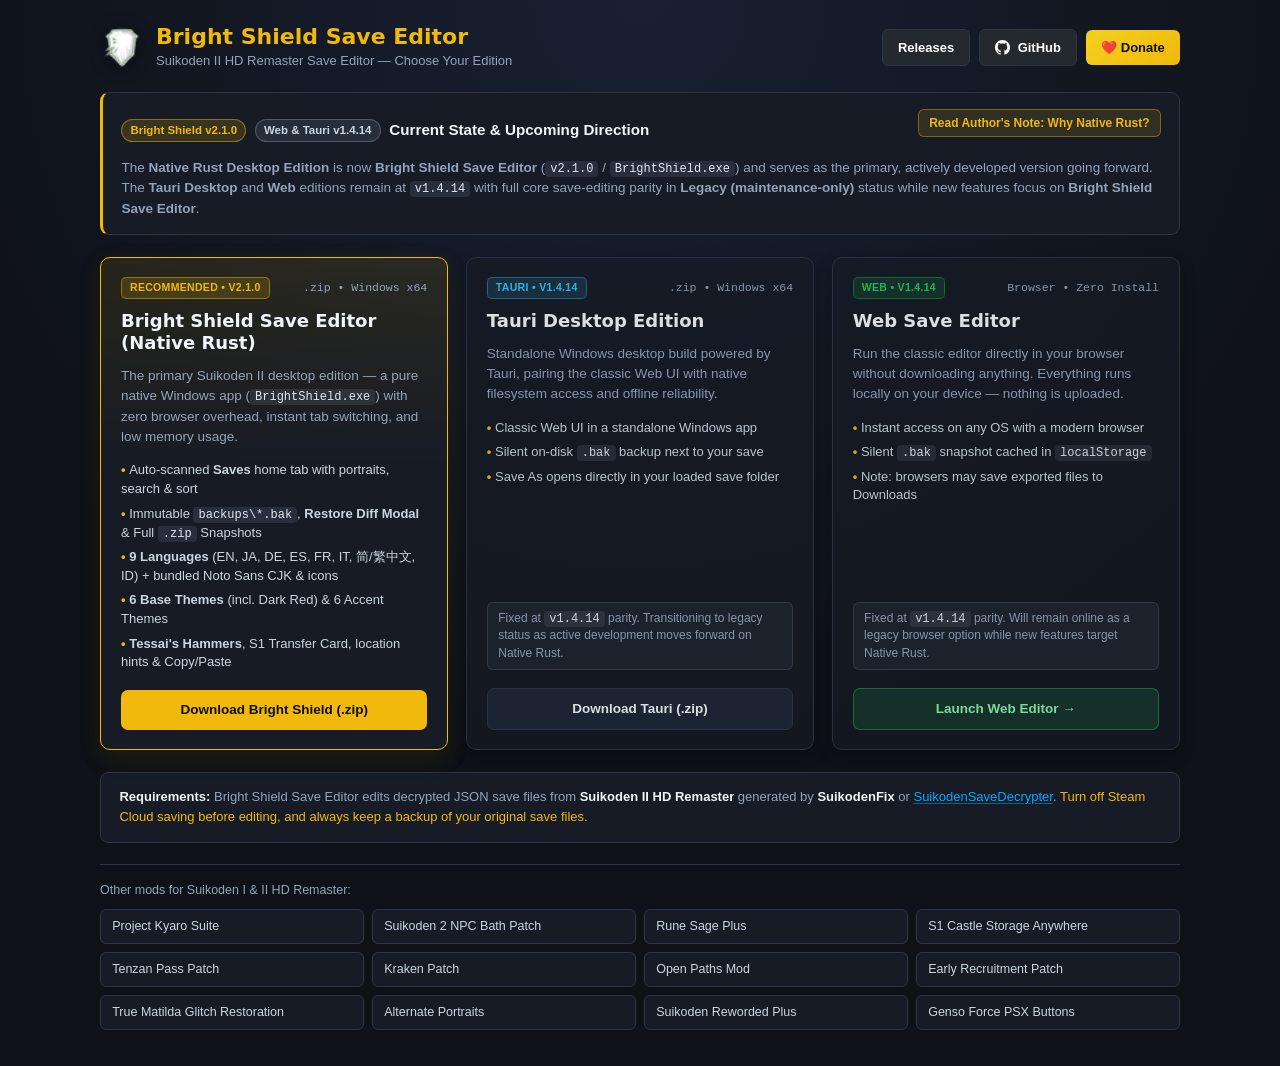
<file: index.html>
<!doctype html>
<html lang="en" data-theme="dark">

<head>
  <meta charset="UTF-8" />
  <link rel="icon" type="image/png" href="./public/favicon.png" />
  <link rel="icon" type="image/x-icon" href="./public/favicon.ico" />
  <link rel="apple-touch-icon" href="./public/icon.png" />
  <meta name="viewport" content="width=device-width, initial-scale=1.0" />

  <!-- Primary Meta Tags -->
  <title>Bright Shield Save Editor — Suikoden II HD Remaster Save Editor</title>
  <meta name="title" content="Bright Shield Save Editor — Suikoden II HD Remaster Save Editor" />
  <meta name="description" content="Choose your edition of Bright Shield Save Editor for Suikoden II HD Remaster: Native Rust Desktop (BrightShield.exe), Tauri Desktop, or Instant Web Editor." />
  <meta name="keywords" content="Suikoden 2, Suikoden II, HD Remaster, save editor, Bright Shield Save Editor, BrightShield, JSON editor, game save, character editor, SuikodenFix" />
  <meta name="author" content="faospark" />
  <meta name="robots" content="index, follow" />
  <link rel="canonical" href="https://faospark.github.io/suisaveeditor/" />

  <!-- Open Graph / Facebook -->
  <meta property="og:type" content="website" />
  <meta property="og:url" content="https://faospark.github.io/suisaveeditor/" />
  <meta property="og:title" content="Bright Shield Save Editor — Suikoden II HD Remaster Save Editor" />
  <meta property="og:description" content="Choose your edition of Bright Shield Save Editor for Suikoden II HD Remaster: Native Rust Desktop (BrightShield.exe), Tauri Desktop, or Instant Web Editor." />
  <meta property="og:image" content="https://faospark.github.io/suisaveeditor/image/preview.png" />
  <meta property="og:site_name" content="Bright Shield Save Editor" />

  <!-- Twitter -->
  <meta property="twitter:card" content="summary_large_image" />
  <meta property="twitter:url" content="https://faospark.github.io/suisaveeditor/" />
  <meta property="twitter:title" content="Bright Shield Save Editor — Suikoden II HD Remaster Save Editor" />
  <meta property="twitter:description" content="Choose your edition of Bright Shield Save Editor for Suikoden II HD Remaster: Native Rust Desktop (BrightShield.exe), Tauri Desktop, or Instant Web Editor." />
  <meta property="twitter:image" content="https://faospark.github.io/suisaveeditor/image/preview.png" />

  <link rel="stylesheet" href="./css/pico.css">
  <style>
    :root {
      --bg-base: #0e1117;
      --bg-surface: #161b26;
      --bg-elevated: #1e2536;
      --border-subtle: #2c3548;
      --border-gold: #b88f29;
      --accent-gold: #f0b90b;
      --accent-cyan: #38bdf8;
      --accent-green: #22c55e;
      --text-primary: #f1f5f9;
      --text-muted: #94a3b8;
    }

    html {
      font-size: 16px;
    }

    body {
      background: radial-gradient(circle at top center, #182032 0%, var(--bg-base) 60%);
      color: var(--text-primary);
      min-height: 100vh;
      font-size: 14px;
      line-height: 1.5;
      font-family: -apple-system, BlinkMacSystemFont, "Segoe UI", Roboto, sans-serif;
    }

    code {
      padding: 1px 5px;
      font-size: 12px;
      border-radius: 4px;
      background: rgba(148, 163, 184, 0.14);
      color: #e2e8f0;
    }

    .landing-wrap {
      max-width: 1120px;
      margin: 0 auto;
      padding: 1.5rem 1.25rem 2.25rem;
    }

    .top-nav {
      display: flex;
      justify-content: space-between;
      align-items: center;
      flex-wrap: wrap;
      gap: 0.85rem;
      margin-bottom: 1.35rem;
    }

    .brand {
      display: flex;
      align-items: center;
      gap: 0.75rem;
    }

    .brand img {
      width: 44px;
      height: 44px;
      border-radius: 9px;
      filter: drop-shadow(0 2px 8px rgba(0, 0, 0, 0.5));
    }

    .brand-title {
      margin: 0;
      font-size: 22px;
      font-weight: 700;
      color: var(--accent-gold);
      line-height: 1.15;
    }

    .brand-sub {
      margin: 2px 0 0;
      font-size: 13px;
      color: var(--text-muted);
    }

    .nav-actions {
      display: flex;
      gap: 0.55rem;
      align-items: center;
    }

    .nav-btn {
      display: inline-flex;
      align-items: center;
      gap: 0.45rem;
      padding: 0.48rem 0.95rem;
      border-radius: 6px;
      font-size: 13px;
      font-weight: 600;
      text-decoration: none;
      transition: transform 0.15s ease, box-shadow 0.15s ease;
      white-space: nowrap;
    }

    .nav-btn:hover {
      transform: translateY(-1px);
    }

    .nav-btn-gh {
      background: #24292e;
      color: #fff;
      border: 1px solid var(--border-subtle);
    }

    .nav-btn-donate {
      background: linear-gradient(135deg, #f5d020 0%, #f0b90b 100%);
      color: #0b0e14;
      font-weight: 700;
    }

    .status-banner {
      background: var(--bg-surface);
      border: 1px solid var(--border-subtle);
      border-left: 3px solid var(--accent-gold);
      border-radius: 9px;
      padding: 0.95rem 1.15rem;
      margin-bottom: 1.35rem;
    }

    .status-banner-head {
      display: flex;
      align-items: center;
      flex-wrap: wrap;
      gap: 0.55rem;
      margin-bottom: 0.35rem;
    }

    .note-trigger-btn {
      margin-left: auto;
      display: inline-flex;
      align-items: center;
      gap: 0.35rem;
      padding: 4px 10px;
      border-radius: 6px;
      font-size: 12px;
      font-weight: 600;
      background: rgba(240, 185, 11, 0.12);
      color: var(--accent-gold);
      border: 1px solid rgba(240, 185, 11, 0.4);
      cursor: pointer;
      transition: background 0.15s ease, transform 0.15s ease;
    }

    .note-trigger-btn:hover {
      background: rgba(240, 185, 11, 0.22);
      transform: translateY(-1px);
    }

    dialog.author-modal {
      padding: 1.25rem;
      margin: 0;
      border: none;
      border-radius: 0;
      background: rgba(6, 9, 15, 0.72);
      backdrop-filter: blur(4px);
      color: var(--text-primary);
      width: 100vw;
      height: 100vh;
      max-width: 100vw;
      max-height: 100vh;
      align-items: center;
      justify-content: center;
    }

    dialog.author-modal[open] {
      display: flex;
    }

    dialog.author-modal::backdrop {
      background: transparent;
    }

    .author-modal-inner {
      display: flex;
      flex-direction: column;
      width: 100%;
      max-width: 640px;
      max-height: 82vh;
      background: var(--bg-surface);
      border: 1.5px solid var(--border-gold);
      border-radius: 12px;
      overflow: hidden;
      box-shadow: 0 20px 55px rgba(0, 0, 0, 0.75);
    }

    .author-modal-header {
      display: flex;
      align-items: center;
      justify-content: space-between;
      gap: 1rem;
      padding: 1rem 1.25rem;
      border-bottom: 1px solid var(--border-subtle);
      background: var(--bg-elevated);
    }

    .author-modal-header h3 {
      margin: 0;
      font-size: 16px;
      color: var(--accent-gold);
    }

    .author-modal-close {
      background: transparent;
      border: 1px solid var(--border-subtle);
      color: var(--text-muted);
      border-radius: 6px;
      padding: 2px 9px;
      font-size: 16px;
      line-height: 1.2;
      cursor: pointer;
      margin: 0;
      width: auto;
    }

    .author-modal-close:hover {
      color: var(--text-primary);
      border-color: var(--border-gold);
    }

    .author-modal-body {
      padding: 1.2rem 1.35rem;
      overflow-y: auto;
      display: flex;
      flex-direction: column;
      gap: 0.85rem;
      font-size: 13.5px;
      line-height: 1.6;
      color: #cbd5e1;
    }

    .author-modal-body p {
      margin: 0;
      color: #cbd5e1;
    }

    .author-modal-body h4 {
      margin: 0.35rem 0 -0.35rem;
      font-size: 14px;
      color: var(--text-primary);
    }

    .author-modal-footer {
      display: flex;
      justify-content: space-between;
      align-items: center;
      padding: 0.85rem 1.25rem;
      border-top: 1px solid var(--border-subtle);
      background: var(--bg-elevated);
      font-size: 12px;
      color: var(--text-muted);
    }

    .author-modal-done {
      background: var(--accent-gold);
      color: #0b0e14;
      border: none;
      border-radius: 6px;
      padding: 6px 16px;
      font-size: 13px;
      font-weight: 700;
      cursor: pointer;
      margin: 0;
      width: auto;
    }

    .version-pill {
      display: inline-block;
      padding: 2px 8px;
      border-radius: 999px;
      font-size: 11.5px;
      font-weight: 700;
      background: rgba(240, 185, 11, 0.16);
      color: var(--accent-gold);
      border: 1px solid rgba(240, 185, 11, 0.45);
    }

    .status-banner p {
      margin: 0;
      font-size: 13.5px;
      color: var(--text-muted);
      line-height: 1.5;
    }

    .editions-grid {
      display: grid;
      grid-template-columns: repeat(3, minmax(0, 1fr));
      gap: 1.1rem;
      margin-bottom: 1.35rem;
    }

    @media (max-width: 920px) {
      .editions-grid {
        grid-template-columns: 1fr;
      }
    }

    .edition-card {
      background: var(--bg-surface);
      border: 1px solid var(--border-subtle);
      border-radius: 10px;
      padding: 1.2rem 1.25rem;
      margin: 0;
      display: flex;
      flex-direction: column;
      gap: 0.7rem;
      box-shadow: 0 6px 18px rgba(0, 0, 0, 0.28);
      transition: border-color 0.2s ease, transform 0.15s ease;
    }

    .edition-card:hover {
      border-color: rgba(240, 185, 11, 0.55);
      transform: translateY(-2px);
    }

    .edition-card.featured {
      border: 1.5px solid var(--accent-gold);
      background: linear-gradient(180deg, rgba(240, 185, 11, 0.10) 0%, var(--bg-surface) 45%);
      box-shadow: 0 8px 24px rgba(240, 185, 11, 0.10), 0 6px 18px rgba(0, 0, 0, 0.35);
    }

    .edition-card.legacy {
      opacity: 0.9;
      border-color: var(--border-subtle);
      background: rgba(22, 27, 38, 0.78);
    }

    .edition-card.legacy:hover {
      opacity: 1;
    }

    .legacy-note {
      font-size: 12px;
      color: var(--text-muted);
      background: rgba(148, 163, 184, 0.08);
      border: 1px solid rgba(148, 163, 184, 0.2);
      border-radius: 6px;
      padding: 0.45rem 0.65rem;
      margin: 0;
      line-height: 1.45;
    }

    .edition-badges {
      display: flex;
      align-items: center;
      justify-content: space-between;
      gap: 0.4rem;
    }

    .badge {
      display: inline-block;
      font-size: 10.5px;
      font-weight: 700;
      letter-spacing: 0.03em;
      text-transform: uppercase;
      padding: 2px 8px;
      border-radius: 5px;
      white-space: nowrap;
    }

    .badge-gold {
      background: rgba(240, 185, 11, 0.16);
      color: var(--accent-gold);
      border: 1px solid rgba(240, 185, 11, 0.45);
    }

    .badge-cyan {
      background: rgba(56, 189, 248, 0.14);
      color: var(--accent-cyan);
      border: 1px solid rgba(56, 189, 248, 0.4);
    }

    .badge-green {
      background: rgba(34, 197, 94, 0.14);
      color: var(--accent-green);
      border: 1px solid rgba(34, 197, 94, 0.4);
    }

    .edition-format {
      font-size: 11.5px;
      color: var(--text-muted);
      font-family: ui-monospace, SFMono-Regular, Consolas, monospace;
      white-space: nowrap;
    }

    .edition-card h2 {
      margin: 0;
      font-size: 18px;
      font-weight: 700;
      color: var(--text-primary);
      line-height: 1.25;
    }

    .edition-desc {
      margin: 0;
      font-size: 13.5px;
      color: var(--text-muted);
      line-height: 1.5;
    }

    ul.feature-list {
      list-style: none !important;
      padding: 0;
      margin: 0.2rem 0 auto;
      display: flex;
      flex-direction: column;
      gap: 0.35rem;
      font-size: 13px;
      color: #cbd5e1;
    }

    ul.feature-list li {
      list-style: none !important;
      margin: 0;
      padding: 0;
      line-height: 1.45;
    }

    ul.feature-list li::before {
      content: "• ";
      color: var(--accent-gold);
      font-weight: 700;
    }

    .card-cta {
      display: block;
      text-align: center;
      padding: 0.62rem 0.95rem;
      border-radius: 7px;
      font-weight: 700;
      font-size: 13.5px;
      text-decoration: none;
      margin-top: 0.4rem;
      transition: filter 0.15s ease, transform 0.15s ease;
    }

    .card-cta:hover {
      filter: brightness(1.08);
      transform: translateY(-1px);
    }

    .cta-primary {
      background: var(--accent-gold);
      color: #0b0e14;
    }

    .cta-secondary {
      background: var(--bg-elevated);
      color: var(--text-primary);
      border: 1px solid var(--border-subtle);
    }

    .cta-web {
      background: rgba(34, 197, 94, 0.16);
      color: #86efac;
      border: 1px solid rgba(34, 197, 94, 0.45);
    }

    .info-box {
      background: var(--bg-surface);
      border: 1px solid var(--border-subtle);
      border-radius: 8px;
      padding: 0.9rem 1.15rem;
      margin-bottom: 1.35rem;
      font-size: 13px;
      color: var(--text-muted);
      line-height: 1.55;
    }

    .info-box strong {
      color: var(--text-primary);
    }

    .mods-footer {
      border-top: 1px solid var(--border-subtle);
      padding-top: 1rem;
      font-size: 12.5px;
      color: var(--text-muted);
    }

    ul.mods-grid {
      list-style: none !important;
      padding: 0;
      margin: 0.55rem 0 0;
      display: grid;
      grid-template-columns: repeat(auto-fill, minmax(220px, 1fr));
      gap: 0.5rem;
    }

    ul.mods-grid li {
      list-style: none !important;
      margin: 0;
    }

    ul.mods-grid a {
      display: block;
      padding: 0.45rem 0.7rem;
      background: var(--bg-surface);
      border: 1px solid var(--border-subtle);
      border-radius: 6px;
      color: #cbd5e1;
      text-decoration: none;
      font-size: 12.5px;
    }

    ul.mods-grid a:hover {
      border-color: var(--border-gold);
      color: var(--accent-gold);
    }
  </style>
</head>

<body>
  <main class="landing-wrap">
    <header class="top-nav">
      <div class="brand">
        <img src="./public/favicon.png" alt="Bright Shield Rune" width="48" height="48" />
        <div>
          <h1 class="brand-title">Bright Shield Save Editor</h1>
          <p class="brand-sub">Suikoden II HD Remaster Save Editor — Choose Your Edition</p>
        </div>
      </div>
      <div class="nav-actions">
        <a href="https://github.com/faospark/suisaveeditor/releases" target="_blank" rel="noopener noreferrer" class="nav-btn nav-btn-gh">
          Releases
        </a>
        <a href="https://github.com/faospark/suisaveeditor" target="_blank" rel="noopener noreferrer" class="nav-btn nav-btn-gh">
          <svg width="15" height="15" fill="currentColor" viewBox="0 0 16 16">
            <path d="M8 0C3.58 0 0 3.58 0 8c0 3.54 2.29 6.53 5.47 7.59.4.07.55-.17.55-.38 0-.19-.01-.82-.01-1.49-2.01.37-2.53-.49-2.69-.94-.09-.23-.48-.94-.82-1.13-.28-.15-.68-.52-.01-.53.63-.01 1.08.58 1.23.82.72 1.21 1.87.87 2.33.66.07-.52.28-.87.51-1.07-1.78-.2-3.64-.89-3.64-3.95 0-.87.31-1.59.82-2.15-.08-.2-.36-1.02.08-2.12 0 0 .67-.21 2.2.82.64-.18 1.32-.27 2-.27.68 0 1.36.09 2 .27 1.53-1.04 2.2-.82 2.2-.82.44 1.1.16 1.92.08 2.12.51.56.82 1.27.82 2.15 0 3.07-1.87 3.75-3.65 3.95.29.25.54.73.54 1.48 0 1.07-.01 1.93-.01 2.2 0 .21.15.46.55.38A8.013 8.013 0 0016 8c0-4.42-3.58-8-8-8z" />
          </svg>
          GitHub
        </a>
        <a href="https://paypal.me/thefaospark?country.x=PH&locale.x=en_US" target="_blank" rel="noopener noreferrer" class="nav-btn nav-btn-donate">
          ❤️ Donate
        </a>
      </div>
    </header>

    <section class="status-banner">
      <div class="status-banner-head">
        <span class="version-pill">Bright Shield v2.1.0</span>
        <span class="version-pill" style="background: rgba(148, 163, 184, 0.14); color: #cbd5e1; border-color: rgba(148, 163, 184, 0.35);">Web &amp; Tauri v1.4.14</span>
        <strong style="color: var(--text-primary); font-size: 0.95rem;">Current State &amp; Upcoming Direction</strong>
        <button type="button" id="open-author-note" class="note-trigger-btn">
          Read Author's Note: Why Native Rust?
        </button>
      </div>
      <p>
        The <strong>Native Rust Desktop Edition</strong> is now <strong>Bright Shield Save Editor</strong> (<code>v2.1.0</code> / <code>BrightShield.exe</code>) and serves as the primary, actively developed version going forward.
        The <strong>Tauri Desktop</strong> and <strong>Web</strong> editions remain at <code>v1.4.14</code> with full core save-editing parity in <strong>Legacy (maintenance-only)</strong> status while new features focus on <strong>Bright Shield Save Editor</strong>.
      </p>
    </section>

    <section class="editions-grid">
      <!-- Edition 1: Bright Shield Save Editor — Native Rust (Primary / Recommended) -->
      <article class="edition-card featured">
        <div class="edition-badges">
          <span class="badge badge-gold">Recommended • v2.1.0</span>
          <span class="edition-format">.zip • Windows x64</span>
        </div>
        <h2>Bright Shield Save Editor (Native Rust)</h2>
        <p class="edition-desc">
          The primary Suikoden II desktop edition — a pure native Windows app (<code>BrightShield.exe</code>) with zero browser overhead, instant tab switching, and low memory usage.
        </p>
        <ul class="feature-list">
          <li>Auto-scanned <strong>Saves</strong> home tab with portraits, search &amp; sort</li>
          <li>Immutable <code>backups\*.bak</code>, <strong>Restore Diff Modal</strong> &amp; Full <code>.zip</code> Snapshots</li>
          <li><strong>9 Languages</strong> (EN, JA, DE, ES, FR, IT, 简/繁中文, ID) + bundled Noto Sans CJK &amp; icons</li>
          <li><strong>6 Base Themes</strong> (incl. Dark Red) &amp; 6 Accent Themes</li>
          <li><strong>Tessai's Hammers</strong>, S1 Transfer Card, location hints &amp; Copy/Paste</li>
        </ul>
        <a href="https://github.com/faospark/suisaveeditor/releases/latest/download/BrightShield-win64.zip" class="card-cta cta-primary">
          Download Bright Shield (.zip)
        </a>
      </article>

      <!-- Edition 2: Tauri Desktop (Transitioning to Legacy) -->
      <article class="edition-card legacy">
        <div class="edition-badges">
          <span class="badge badge-cyan">Tauri • v1.4.14</span>
          <span class="edition-format">.zip • Windows x64</span>
        </div>
        <h2>Tauri Desktop Edition</h2>
        <p class="edition-desc">
          Standalone Windows desktop build powered by Tauri, pairing the classic Web UI with native filesystem access and offline reliability.
        </p>
        <ul class="feature-list">
          <li>Classic Web UI in a standalone Windows app</li>
          <li>Silent on-disk <code>.bak</code> backup next to your save</li>
          <li>Save As opens directly in your loaded save folder</li>
        </ul>
        <p class="legacy-note">
          Fixed at <code>v1.4.14</code> parity. Transitioning to legacy status as active development moves forward on Native Rust.
        </p>
        <a href="https://github.com/faospark/suisaveeditor/releases/latest/download/SuiSaveEditor-Tauri-win64.zip" class="card-cta cta-secondary">
          Download Tauri (.zip)
        </a>
      </article>

      <!-- Edition 3: Web Edition (Transitioning to Legacy) -->
      <article class="edition-card legacy">
        <div class="edition-badges">
          <span class="badge badge-green">Web • v1.4.14</span>
          <span class="edition-format">Browser • Zero Install</span>
        </div>
        <h2>Web Save Editor</h2>
        <p class="edition-desc">
          Run the classic editor directly in your browser without downloading anything. Everything runs locally on your device — nothing is uploaded.
        </p>
        <ul class="feature-list">
          <li>Instant access on any OS with a modern browser</li>
          <li>Silent <code>.bak</code> snapshot cached in <code>localStorage</code></li>
          <li>Note: browsers may save exported files to Downloads</li>
        </ul>
        <p class="legacy-note">
          Fixed at <code>v1.4.14</code> parity. Will remain online as a legacy browser option while new features target Native Rust.
        </p>
        <a href="./editor.html" class="card-cta cta-web">
          Launch Web Editor &rarr;
        </a>
      </article>
    </section>

    <section class="info-box">
      <strong>Requirements:</strong> Bright Shield Save Editor edits decrypted JSON save files from <strong>Suikoden II HD Remaster</strong> generated by <strong>SuikodenFix</strong> or <a href="https://github.com/d3xMachina/SuikodenSaveDecrypter" target="_blank" rel="noopener noreferrer">SuikodenSaveDecrypter</a>.
      <span style="color: var(--accent-gold);">Turn off Steam Cloud saving before editing, and always keep a backup of your original save files.</span>
    </section>

    <footer class="mods-footer">
      <div>Other mods for Suikoden I &amp; II HD Remaster:</div>
      <ul class="mods-grid">
        <li><a href="https://www.nexusmods.com/suikoden1and2hdremaster/mods/6" target="_blank" rel="noopener noreferrer">Project Kyaro Suite</a></li>
        <li><a href="https://www.nexusmods.com/suikoden1and2hdremaster/mods/44" target="_blank" rel="noopener noreferrer">Suikoden 2 NPC Bath Patch</a></li>
        <li><a href="https://www.nexusmods.com/suikoden1and2hdremaster/mods/38" target="_blank" rel="noopener noreferrer">Rune Sage Plus</a></li>
        <li><a href="https://www.nexusmods.com/suikoden1and2hdremaster/mods/37" target="_blank" rel="noopener noreferrer">S1 Castle Storage Anywhere</a></li>
        <li><a href="https://www.nexusmods.com/suikoden1and2hdremaster/mods/36" target="_blank" rel="noopener noreferrer">Tenzan Pass Patch</a></li>
        <li><a href="https://www.nexusmods.com/suikoden1and2hdremaster/mods/18" target="_blank" rel="noopener noreferrer">Kraken Patch</a></li>
        <li><a href="https://www.nexusmods.com/suikoden1and2hdremaster/mods/17" target="_blank" rel="noopener noreferrer">Open Paths Mod</a></li>
        <li><a href="https://www.nexusmods.com/suikoden1and2hdremaster/mods/16" target="_blank" rel="noopener noreferrer">Early Recruitment Patch</a></li>
        <li><a href="https://www.nexusmods.com/suikoden1and2hdremaster/mods/14" target="_blank" rel="noopener noreferrer">True Matilda Glitch Restoration</a></li>
        <li><a href="https://www.nexusmods.com/suikoden1and2hdremaster/mods/12" target="_blank" rel="noopener noreferrer">Alternate Portraits</a></li>
        <li><a href="https://www.nexusmods.com/suikoden1and2hdremaster/mods/5" target="_blank" rel="noopener noreferrer">Suikoden Reworded Plus</a></li>
        <li><a href="https://www.nexusmods.com/suikoden1and2hdremaster/mods/2" target="_blank" rel="noopener noreferrer">Genso Force PSX Buttons</a></li>
      </ul>
    </footer>
  </main>

  <dialog id="author-note-modal" class="author-modal">
    <div class="author-modal-inner">
      <div class="author-modal-header">
        <h3>Why Native Rust? — A Note from the Author</h3>
        <button type="button" id="close-author-note-x" class="author-modal-close" aria-label="Close">&times;</button>
      </div>
      <div class="author-modal-body">
        <p>
          I wanted to share a quick, honest explanation of why Bright Shield Save Editor is moving toward a <strong>Native Rust</strong> desktop app instead of staying purely web-based.
        </p>

        <h4>From Hand-Built Web Editor to Tauri</h4>
        <p>
          Almost the entire Web Save Editor was built by hand — the game research, the save-structure mapping, the manual coding, even picking the CSS framework. After accomplishing a lot with the web version, I packaged a <strong>Tauri</strong> desktop build to work around browser restrictions. While Tauri solved a few pain points, at the end of the day it is still the web editor wrapped in an executable — there are still native Windows capabilities that a web wrapper just isn't built for.
        </p>

        <h4>Moving to Native Rust (with Transparency About AI)</h4>
        <p>
          With AI assistance, I ported the editor into a pure <strong>Native Rust</strong> application. I want to be completely upfront about that: when you already know the domain and exactly what needs to be built, pairing Rust with AI assistance makes it possible to build fast, reliable native software at a pace that would otherwise take forever. If anyone wants to judge that, that's fine — what matters to me is delivering a genuinely better tool.
        </p>

        <h4>Reaching Maturity &amp; What's Next</h4>
        <p>
          A save editor doesn't grow forever — every project like this eventually reaches maturity and feature saturation, and Bright Shield Save Editor is getting close to that finish line. The remaining major features I want to build simply aren't practical in a browser:
        </p>
        <ul class="feature-list">
          <li><strong>Built-in native save decryption &amp; conversion</strong> — so you can edit saves directly without needing SuikodenFix or an external decrypter first.</li>
          <li><strong>Automatic game &amp; save folder detection</strong> on Windows — less manual hunting for files, smoother backups, and cleaner workflow.</li>
        </ul>
        <p>
          At the end of the day, this is the kind of tool you'll revisit whenever you start a fresh playthrough of Suikoden II. Before development wraps up, I want to leave you with a fast, polished, truly native Windows experience.
        </p>
        <p>
          Thank you for using and supporting Bright Shield Save Editor — I hope you appreciate it for what it is and enjoy the native edition!
        </p>
      </div>
      <div class="author-modal-footer">
        <span>— faospark</span>
        <button type="button" id="close-author-note-btn" class="author-modal-done">Close</button>
      </div>
    </div>
  </dialog>

  <script>
    const authorModal = document.getElementById('author-note-modal');
    const openAuthorBtn = document.getElementById('open-author-note');
    const closeAuthorX = document.getElementById('close-author-note-x');
    const closeAuthorBtn = document.getElementById('close-author-note-btn');

    if (authorModal && openAuthorBtn) {
      openAuthorBtn.addEventListener('click', () => authorModal.showModal());
      closeAuthorX?.addEventListener('click', () => authorModal.close());
      closeAuthorBtn?.addEventListener('click', () => authorModal.close());
      authorModal.addEventListener('click', (e) => {
        if (e.target === authorModal) authorModal.close();
      });
    }

    if ('serviceWorker' in navigator) {
      navigator.serviceWorker.getRegistrations().then((registrations) => {
        for (const registration of registrations) {
          registration.unregister();
        }
      });
      if ('caches' in window) {
        caches.keys().then((keys) => {
          for (const key of keys) {
            caches.delete(key);
          }
        });
      }
    }
  </script>
</body>

</html>
</file>
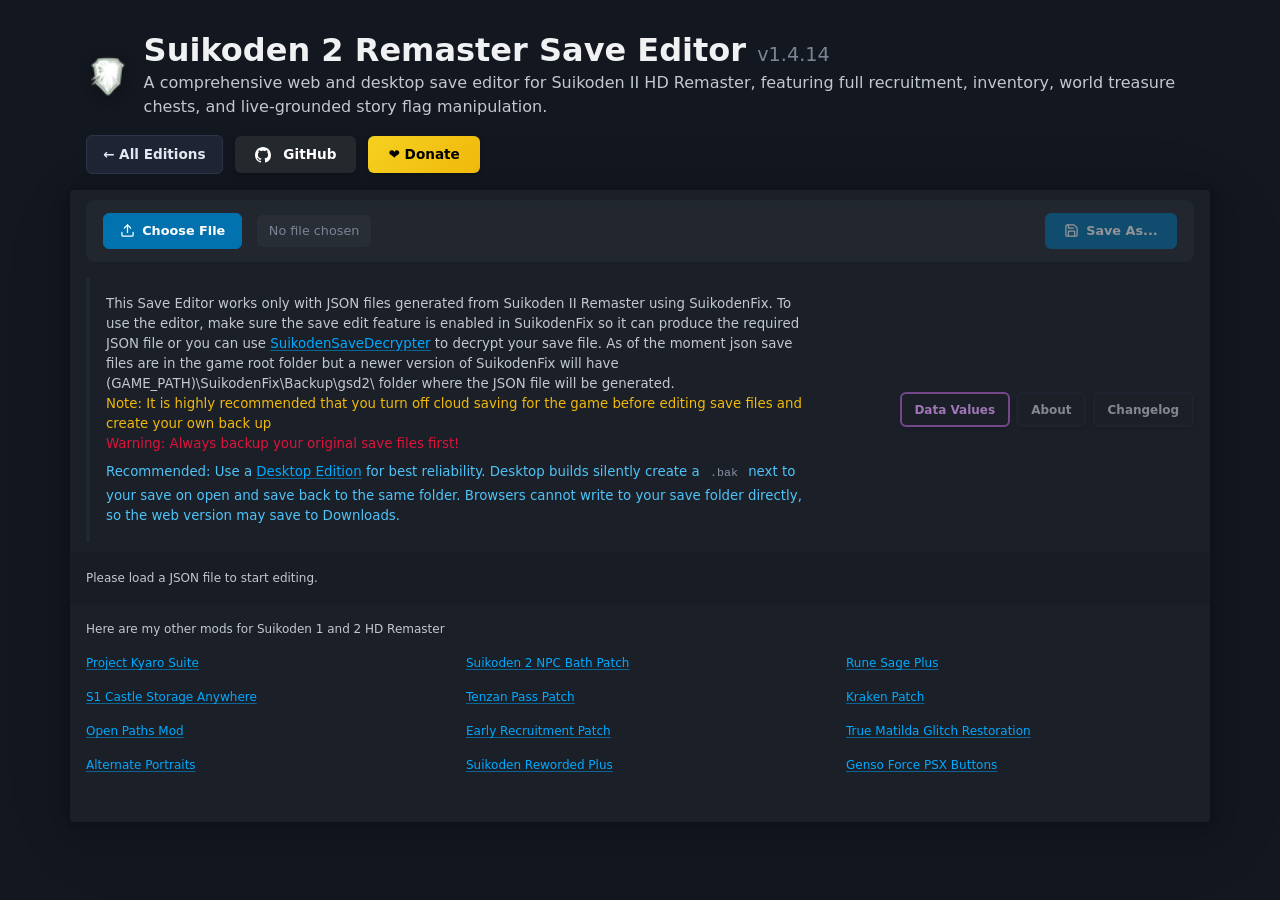
<file: editor.html>
<!doctype html>
<html lang="en" data-theme="dark">

<head>
  <meta charset="UTF-8" />
  <link rel="icon" type="image/png" href="./public/favicon.png" />
  <link rel="icon" type="image/x-icon" href="./public/favicon.ico" />
  <link rel="apple-touch-icon" href="./public/icon.png" />
  <meta name="viewport" content="width=device-width, initial-scale=1.0" />

  <!-- Primary Meta Tags -->
  <title>SuiSaveEditor - Web Save Editor (Suikoden II HD Remaster)</title>
  <meta name="title" content="SuiSaveEditor - Web Save Editor (Suikoden II HD Remaster)" />
  <meta name="description" content="Browser-based save editor for Suikoden II HD Remaster, featuring full recruitment, inventory, world treasure chests, and live-grounded story flag manipulation." />
  <meta name="keywords" content="Suikoden 2, Suikoden II, HD Remaster, save editor, JSON editor, game save, character editor, SuikodenFix, Suikoden save file" />
  <meta name="author" content="faospark" />
  <meta name="robots" content="index, follow" />
  <link rel="canonical" href="https://faospark.github.io/suisaveeditor/editor.html" />

  <!-- Open Graph / Facebook -->
  <meta property="og:type" content="website" />
  <meta property="og:url" content="https://faospark.github.io/suisaveeditor/editor.html" />
  <meta property="og:title" content="SuiSaveEditor - Suikoden II HD Remaster Save Editor" />
  <meta property="og:description" content="A comprehensive web and desktop save editor for Suikoden II HD Remaster, featuring full recruitment, inventory, world treasure chests, and live-grounded story flag manipulation." />
  <meta property="og:image" content="https://faospark.github.io/suisaveeditor/image/preview.png" />
  <meta property="og:site_name" content="SuiSaveEditor" />

  <!-- Twitter -->
  <meta property="twitter:card" content="summary_large_image" />
  <meta property="twitter:url" content="https://faospark.github.io/suisaveeditor/editor.html" />
  <meta property="twitter:title" content="SuiSaveEditor - Suikoden II HD Remaster Save Editor" />
  <meta property="twitter:description" content="A comprehensive web and desktop save editor for Suikoden II HD Remaster, featuring full recruitment, inventory, world treasure chests, and live-grounded story flag manipulation." />
  <meta property="twitter:image" content="https://faospark.github.io/suisaveeditor/image/preview.png" />

  <!-- GitHub Repository -->
  <link rel="alternate" type="application/json" href="https://github.com/faospark/suisaveeditor" />

  <link rel="stylesheet" href="./css/pico.css">
  <link rel="stylesheet" href="./src/style.css">
</head>

<body>
  <main class="container">
    <header class="pads-1">

      <div style="display: flex; justify-content: space-between; align-items: center; flex-wrap: wrap; gap: 1rem;">
        <div style="display: flex; align-items: center; gap: 0.85rem;">
          <img src="./public/favicon.png" alt="Bright Shield Rune" width="44" height="44" style="border-radius: 8px; filter: drop-shadow(0 2px 6px rgba(0,0,0,0.4)); flex-shrink: 0;" />
          <div>
            <h1 style="margin-bottom: 0.2rem;">Suikoden 2 Remaster Save Editor <span id="app-version" style="font-size: 0.6em; color: var(--pico-muted-color); font-weight: normal;"></span></h1>
            <p style="margin: 0;">A comprehensive web and desktop save editor for Suikoden II HD Remaster, featuring full recruitment, inventory, world treasure chests, and live-grounded story flag manipulation.</p>
          </div>
        </div>
        <div style="display: flex; gap: 0.75rem; align-items: center;">
          <a href="./index.html" class="desktop-app-notice" style="display: inline-block; padding: 0.5rem 1rem; background: #1e2433; color: #e2e8f0; border: 1px solid #2c3548; text-decoration: none; border-radius: 6px; font-weight: 600; font-size: 0.85rem; white-space: nowrap;">
            &larr; All Editions
          </a>
          <a href="https://github.com/faospark/suisaveeditor" target="_blank" rel="noopener noreferrer" style="display: inline-block; padding: 0.5rem 1.25rem; background: #24292e; color: #fff; text-decoration: none; border-radius: 6px; font-weight: 600; font-size: 0.85rem; box-shadow: 0 2px 4px rgba(0,0,0,0.2); transition: all 0.3s; white-space: nowrap;" onmouseover="this.style.transform='translateY(-2px)'; this.style.boxShadow='0 4px 8px rgba(0,0,0,0.3)';" onmouseout="this.style.transform='translateY(0)'; this.style.boxShadow='0 2px 4px rgba(0,0,0,0.2)';">
            <svg style="width: 16px; height: 16px; vertical-align: middle; margin-right: 0.5rem;" fill="currentColor" viewBox="0 0 16 16">
              <path d="M8 0C3.58 0 0 3.58 0 8c0 3.54 2.29 6.53 5.47 7.59.4.07.55-.17.55-.38 0-.19-.01-.82-.01-1.49-2.01.37-2.53-.49-2.69-.94-.09-.23-.48-.94-.82-1.13-.28-.15-.68-.52-.01-.53.63-.01 1.08.58 1.23.82.72 1.21 1.87.87 2.33.66.07-.52.28-.87.51-1.07-1.78-.2-3.64-.89-3.64-3.95 0-.87.31-1.59.82-2.15-.08-.2-.36-1.02.08-2.12 0 0 .67-.21 2.2.82.64-.18 1.32-.27 2-.27.68 0 1.36.09 2 .27 1.53-1.04 2.2-.82 2.2-.82.44 1.1.16 1.92.08 2.12.51.56.82 1.27.82 2.15 0 3.07-1.87 3.75-3.65 3.95.29.25.54.73.54 1.48 0 1.07-.01 1.93-.01 2.2 0 .21.15.46.55.38A8.013 8.013 0 0016 8c0-4.42-3.58-8-8-8z" />
            </svg>
            GitHub
          </a>
          <a href="https://paypal.me/thefaospark?country.x=PH&locale.x=en_US" target="_blank" rel="noopener noreferrer" style="display: inline-block; padding: 0.5rem 1.25rem; background: linear-gradient(135deg, #f5d020 0%, #f0b90b 100%); color: #000; text-decoration: none; border-radius: 6px; font-weight: 700; font-size: 0.85rem; box-shadow: 0 2px 4px rgba(0,0,0,0.2); transition: all 0.3s; white-space: nowrap;" onmouseover="this.style.transform='translateY(-2px)'; this.style.boxShadow='0 4px 8px rgba(0,0,0,0.3)';" onmouseout="this.style.transform='translateY(0)'; this.style.boxShadow='0 2px 4px rgba(0,0,0,0.2)';">
            ❤️ Donate
          </a>
        </div>
      </div>
    </header>
    <article>
      <header>
        <div class="status-bar"></div>
        <div class="file-action-bar">
          <div class="file-action-left">
            <input type="file" id="file-input" accept=".json" style="display: none;" />
            <button type="button" class="file-upload-btn" id="file-upload-label" style="cursor: pointer; margin: 0;">
              <svg width="15" height="15" viewBox="0 0 24 24" fill="none" stroke="currentColor" stroke-width="2" stroke-linecap="round" stroke-linejoin="round" style="vertical-align: middle; margin-right: 0.45rem;">
                <path d="M21 15v4a2 2 0 0 1-2 2H5a2 2 0 0 1-2-2v-4"></path>
                <polyline points="17 8 12 3 7 8"></polyline>
                <line x1="12" y1="3" x2="12" y2="15"></line>
              </svg>
              <span>Choose File</span>
            </button>
            <div id="file-status-badge" class="file-status-badge">
              <span class="file-status-text">No file chosen</span>
            </div>
          </div>
          <div class="file-action-right">
            <button id="save-btn" class="save-btn-action" disabled>
              <svg width="15" height="15" viewBox="0 0 24 24" fill="none" stroke="currentColor" stroke-width="2" stroke-linecap="round" stroke-linejoin="round" style="vertical-align: middle; margin-right: 0.45rem;">
                <path d="M19 21H5a2 2 0 0 1-2-2V5a2 2 0 0 1 2-2h11l5 5v11a2 2 0 0 1-2 2z"></path>
                <polyline points="17 21 17 13 7 13 7 21"></polyline>
                <polyline points="7 3 7 8 15 8"></polyline>
              </svg>
              Save As...
            </button>
          </div>
        </div>
        <div class="grid-12 d-grid">
          <blockquote class="g-span-8" style="font-size: smaller; margin:0;">
            This Save Editor works only with JSON files generated from Suikoden II Remaster using SuikodenFix. To use the editor, make sure the save edit feature is enabled in SuikodenFix so it can produce the required JSON file or you can use <a href="https://github.com/d3xMachina/SuikodenSaveDecrypter">SuikodenSaveDecrypter</a> to decrypt your save file. As of the moment json save files are in the game root folder but a newer version of SuikodenFix will have (GAME_PATH)\SuikodenFix\Backup\gsd2\ folder where the JSON file will be generated.
            <p style="margin: 0; color: #f0b90b;">Note: It is highly recommended that you turn off cloud saving for the game before editing save files and create your own back up</p>
            <p style="margin: 0; color: crimson;">Warning: Always backup your original save files first!</p><p class="desktop-app-notice" style="margin: 0.4rem 0 0 0; color: #4fc3f7;">Recommended: Use a <a href="./index.html">Desktop Edition</a> for best reliability. Desktop builds silently create a <code>.bak</code> next to your save on open and save back to the same folder. Browsers cannot write to your save folder directly, so the web version may save to Downloads.</p>
          </blockquote>
          <div class="g-span-4">
            <div class="tabs-right" style="display: flex; align-items: center; justify-content: end; height: 100%;"><button class="tab-button outline data-values-tab" id="tab-data-values" data-tab-name="Data Values">Data Values</button><button class="tab-button outline about-tab" id="tab-about" data-tab-name="About">About</button><button class="tab-button outline changelog-tab" id="tab-changelog" data-tab-name="Changelog">Changelog</button></div>
          </div>
        </div>
      </header>
      <div id="editor-tabs">
      </div>
      <section id="editor-container">
        <div id="tab-panels-container" class="tab-content">
          <p>Please load a JSON file to start editing.</p>
        </div>
      </section>
      <footer class="pads-1 b2">
        <div style="font-size: .75rem;">
          <p> Here are my other mods for Suikoden 1 and 2 HD Remaster</p>
          <ul class="tiles tiles-manage mods d-grid ls-none g-3-col">
            <li class="mod-tile" id="editable-mod-7402-6">
              <a href="https://www.nexusmods.com/suikoden1and2hdremaster/mods/6">Project Kyaro Suite</a>
            </li>
            <li class="mod-tile" id="editable-mod-7402-44">
              <a href="https://www.nexusmods.com/suikoden1and2hdremaster/mods/44">Suikoden 2 NPC Bath Patch</a>
            </li>
            <li class="mod-tile" id="editable-mod-7402-38">
              <a href="https://www.nexusmods.com/suikoden1and2hdremaster/mods/38">Rune Sage Plus</a>
            </li>
            <li class="mod-tile" id="editable-mod-7402-37">
              <a href="https://www.nexusmods.com/suikoden1and2hdremaster/mods/37">S1 Castle Storage Anywhere</a>
            </li>
            <li class="mod-tile" id="editable-mod-7402-36">
              <a href="https://www.nexusmods.com/suikoden1and2hdremaster/mods/36">Tenzan Pass Patch</a>
            </li>
            <li class="mod-tile" id="editable-mod-7402-18">
              <a href="https://www.nexusmods.com/suikoden1and2hdremaster/mods/18">Kraken Patch</a>
            </li>
            <li class="mod-tile" id="editable-mod-7402-17">
              <a href="https://www.nexusmods.com/suikoden1and2hdremaster/mods/17">Open Paths Mod</a>
            </li>
            <li class="mod-tile" id="editable-mod-7402-16">
              <a href="https://www.nexusmods.com/suikoden1and2hdremaster/mods/16">Early Recruitment Patch</a>
            </li>
            <li class="mod-tile" id="editable-mod-7402-14">
              <a href="https://www.nexusmods.com/suikoden1and2hdremaster/mods/14">True Matilda Glitch Restoration</a>
            </li>
            <li class="mod-tile" id="editable-mod-7402-12">
              <a href="https://www.nexusmods.com/suikoden1and2hdremaster/mods/12">Alternate Portraits</a>
            </li>
            <li class="mod-tile" id="editable-mod-7402-5">
              <a href="https://www.nexusmods.com/suikoden1and2hdremaster/mods/5">Suikoden Reworded Plus</a>
            </li>
            <li class="mod-tile" id="editable-mod-7402-2">
              <a href="https://www.nexusmods.com/suikoden1and2hdremaster/mods/2">Genso Force PSX Buttons</a>
            </li>
          </ul>
        </div>
      </footer>
    </article>

  </main>
  <script>
    if ('serviceWorker' in navigator) {
      navigator.serviceWorker.getRegistrations().then((registrations) => {
        for (const registration of registrations) {
          registration.unregister();
        }
      });
      if ('caches' in window) {
        caches.keys().then((keys) => {
          for (const key of keys) {
            caches.delete(key);
          }
        });
      }
    }
  </script>
  <script type="module" src="./src/main.js"></script>
</body>

</html>
</file>
<file: css/pico.css>
@charset "UTF-8";
/*!
 * Pico CSS ✨ v2.1.1 (https://picocss.com)
 * Copyright 2019-2025 - Licensed under MIT
 */
/**
 * Styles
 */
:root,
:host {
  --pico-font-family-emoji: "Apple Color Emoji", "Segoe UI Emoji", "Segoe UI Symbol", "Noto Color Emoji";
  --pico-font-family-sans-serif: system-ui, "Segoe UI", Roboto, Oxygen, Ubuntu, Cantarell, Helvetica, Arial, "Helvetica Neue", sans-serif, var(--pico-font-family-emoji);
  --pico-font-family-monospace: ui-monospace, SFMono-Regular, "SF Mono", Menlo, Consolas, "Liberation Mono", monospace, var(--pico-font-family-emoji);
  --pico-font-family: var(--pico-font-family-sans-serif);
  --pico-line-height: 1.5;
  --pico-font-weight: 400;
  --pico-font-size: 100%;
  --pico-text-underline-offset: 0.1rem;
  --pico-border-radius: 0.25rem;
  --pico-border-width: 0.0625rem;
  --pico-outline-width: 0.125rem;
  --pico-transition: 0.2s ease-in-out;
  --pico-spacing: 1rem;
  --pico-typography-spacing-vertical: 1rem;
  --pico-block-spacing-vertical: var(--pico-spacing);
  --pico-block-spacing-horizontal: var(--pico-spacing);
  --pico-grid-column-gap: var(--pico-spacing);
  --pico-grid-row-gap: var(--pico-spacing);
  --pico-form-element-spacing-vertical: 0.75rem;
  --pico-form-element-spacing-horizontal: 1rem;
  --pico-group-box-shadow: 0 0 0 rgba(0, 0, 0, 0);
  --pico-group-box-shadow-focus-with-button: 0 0 0 var(--pico-outline-width) var(--pico-primary-focus);
  --pico-group-box-shadow-focus-with-input: 0 0 0 0.0625rem var(--pico-form-element-border-color);
  --pico-modal-overlay-backdrop-filter: blur(0.375rem);
  --pico-nav-element-spacing-vertical: 1rem;
  --pico-nav-element-spacing-horizontal: 0.5rem;
  --pico-nav-link-spacing-vertical: 0.5rem;
  --pico-nav-link-spacing-horizontal: 0.5rem;
  --pico-nav-breadcrumb-divider: ">";
  --pico-icon-checkbox: url("data:image/svg+xml,%3Csvg xmlns='http://www.w3.org/2000/svg' width='24' height='24' viewBox='0 0 24 24' fill='none' stroke='rgb(255, 255, 255)' stroke-width='4' stroke-linecap='round' stroke-linejoin='round'%3E%3Cpolyline points='20 6 9 17 4 12'%3E%3C/polyline%3E%3C/svg%3E");
  --pico-icon-minus: url("data:image/svg+xml,%3Csvg xmlns='http://www.w3.org/2000/svg' width='24' height='24' viewBox='0 0 24 24' fill='none' stroke='rgb(255, 255, 255)' stroke-width='4' stroke-linecap='round' stroke-linejoin='round'%3E%3Cline x1='5' y1='12' x2='19' y2='12'%3E%3C/line%3E%3C/svg%3E");
  --pico-icon-chevron: url("data:image/svg+xml,%3Csvg xmlns='http://www.w3.org/2000/svg' width='24' height='24' viewBox='0 0 24 24' fill='none' stroke='rgb(136, 145, 164)' stroke-width='2' stroke-linecap='round' stroke-linejoin='round'%3E%3Cpolyline points='6 9 12 15 18 9'%3E%3C/polyline%3E%3C/svg%3E");
  --pico-icon-date: url("data:image/svg+xml,%3Csvg xmlns='http://www.w3.org/2000/svg' width='24' height='24' viewBox='0 0 24 24' fill='none' stroke='rgb(136, 145, 164)' stroke-width='2' stroke-linecap='round' stroke-linejoin='round'%3E%3Crect x='3' y='4' width='18' height='18' rx='2' ry='2'%3E%3C/rect%3E%3Cline x1='16' y1='2' x2='16' y2='6'%3E%3C/line%3E%3Cline x1='8' y1='2' x2='8' y2='6'%3E%3C/line%3E%3Cline x1='3' y1='10' x2='21' y2='10'%3E%3C/line%3E%3C/svg%3E");
  --pico-icon-time: url("data:image/svg+xml,%3Csvg xmlns='http://www.w3.org/2000/svg' width='24' height='24' viewBox='0 0 24 24' fill='none' stroke='rgb(136, 145, 164)' stroke-width='2' stroke-linecap='round' stroke-linejoin='round'%3E%3Ccircle cx='12' cy='12' r='10'%3E%3C/circle%3E%3Cpolyline points='12 6 12 12 16 14'%3E%3C/polyline%3E%3C/svg%3E");
  --pico-icon-search: url("data:image/svg+xml,%3Csvg xmlns='http://www.w3.org/2000/svg' width='24' height='24' viewBox='0 0 24 24' fill='none' stroke='rgb(136, 145, 164)' stroke-width='1.5' stroke-linecap='round' stroke-linejoin='round'%3E%3Ccircle cx='11' cy='11' r='8'%3E%3C/circle%3E%3Cline x1='21' y1='21' x2='16.65' y2='16.65'%3E%3C/line%3E%3C/svg%3E");
  --pico-icon-close: url("data:image/svg+xml,%3Csvg xmlns='http://www.w3.org/2000/svg' width='24' height='24' viewBox='0 0 24 24' fill='none' stroke='rgb(136, 145, 164)' stroke-width='3' stroke-linecap='round' stroke-linejoin='round'%3E%3Cline x1='18' y1='6' x2='6' y2='18'%3E%3C/line%3E%3Cline x1='6' y1='6' x2='18' y2='18'%3E%3C/line%3E%3C/svg%3E");
  --pico-icon-loading: url("data:image/svg+xml,%3Csvg fill='none' height='24' width='24' viewBox='0 0 24 24' xmlns='http://www.w3.org/2000/svg' %3E%3Cstyle%3E g %7B animation: rotate 2s linear infinite; transform-origin: center center; %7D circle %7B stroke-dasharray: 75,100; stroke-dashoffset: -5; animation: dash 1.5s ease-in-out infinite; stroke-linecap: round; %7D @keyframes rotate %7B 0%25 %7B transform: rotate(0deg); %7D 100%25 %7B transform: rotate(360deg); %7D %7D @keyframes dash %7B 0%25 %7B stroke-dasharray: 1,100; stroke-dashoffset: 0; %7D 50%25 %7B stroke-dasharray: 44.5,100; stroke-dashoffset: -17.5; %7D 100%25 %7B stroke-dasharray: 44.5,100; stroke-dashoffset: -62; %7D %7D %3C/style%3E%3Cg%3E%3Ccircle cx='12' cy='12' r='10' fill='none' stroke='rgb(136, 145, 164)' stroke-width='4' /%3E%3C/g%3E%3C/svg%3E");
}
@media (min-width: 576px) {
  :root,
  :host {
    --pico-font-size: 106.25%;
  }
}
@media (min-width: 768px) {
  :root,
  :host {
    --pico-font-size: 112.5%;
  }
}
@media (min-width: 1024px) {
  :root,
  :host {
    --pico-font-size: 118.75%;
  }
}
@media (min-width: 1280px) {
  :root,
  :host {
    --pico-font-size: 125%;
  }
}
@media (min-width: 1536px) {
  :root,
  :host {
    --pico-font-size: 131.25%;
  }
}

a {
  --pico-text-decoration: underline;
}
a.secondary, a.contrast {
  --pico-text-decoration: underline;
}

small {
  --pico-font-size: 0.875em;
}

h1,
h2,
h3,
h4,
h5,
h6 {
  --pico-font-weight: 700;
}

h1 {
  --pico-font-size: 2rem;
  --pico-line-height: 1.125;
  --pico-typography-spacing-top: 3rem;
}

h2 {
  --pico-font-size: 1.75rem;
  --pico-line-height: 1.15;
  --pico-typography-spacing-top: 2.625rem;
}

h3 {
  --pico-font-size: 1.5rem;
  --pico-line-height: 1.175;
  --pico-typography-spacing-top: 2.25rem;
}

h4 {
  --pico-font-size: 1.25rem;
  --pico-line-height: 1.2;
  --pico-typography-spacing-top: 1.874rem;
}

h5 {
  --pico-font-size: 1.125rem;
  --pico-line-height: 1.225;
  --pico-typography-spacing-top: 1.6875rem;
}

h6 {
  --pico-font-size: 1rem;
  --pico-line-height: 1.25;
  --pico-typography-spacing-top: 1.5rem;
}

thead th,
thead td,
tfoot th,
tfoot td {
  --pico-font-weight: 600;
  --pico-border-width: 0.1875rem;
}

pre,
code,
kbd,
samp {
  --pico-font-family: var(--pico-font-family-monospace);
}

kbd {
  --pico-font-weight: bolder;
}

input:not([type=submit],
[type=button],
[type=reset],
[type=checkbox],
[type=radio],
[type=file]),
:where(select, textarea) {
  --pico-outline-width: 0.0625rem;
}

[type=search] {
  --pico-border-radius: 5rem;
}

[type=checkbox],
[type=radio] {
  --pico-border-width: 0.125rem;
}

[type=checkbox][role=switch] {
  --pico-border-width: 0.1875rem;
}

details.dropdown summary:not([role=button]) {
  --pico-outline-width: 0.0625rem;
}

nav details.dropdown summary:focus-visible {
  --pico-outline-width: 0.125rem;
}

[role=search] {
  --pico-border-radius: 5rem;
}

[role=search]:has(button.secondary:focus,
[type=submit].secondary:focus,
[type=button].secondary:focus,
[role=button].secondary:focus),
[role=group]:has(button.secondary:focus,
[type=submit].secondary:focus,
[type=button].secondary:focus,
[role=button].secondary:focus) {
  --pico-group-box-shadow-focus-with-button: 0 0 0 var(--pico-outline-width) var(--pico-secondary-focus);
}
[role=search]:has(button.contrast:focus,
[type=submit].contrast:focus,
[type=button].contrast:focus,
[role=button].contrast:focus),
[role=group]:has(button.contrast:focus,
[type=submit].contrast:focus,
[type=button].contrast:focus,
[role=button].contrast:focus) {
  --pico-group-box-shadow-focus-with-button: 0 0 0 var(--pico-outline-width) var(--pico-contrast-focus);
}
[role=search] button,
[role=search] [type=submit],
[role=search] [type=button],
[role=search] [role=button],
[role=group] button,
[role=group] [type=submit],
[role=group] [type=button],
[role=group] [role=button] {
  --pico-form-element-spacing-horizontal: 2rem;
}

details summary[role=button]:not(.outline)::after {
  filter: brightness(0) invert(1);
}

[aria-busy=true]:not(input, select, textarea):is(button, [type=submit], [type=button], [type=reset], [role=button]):not(.outline)::before {
  filter: brightness(0) invert(1);
}

/**
 * Color schemes
 */
[data-theme=light],
:root:not([data-theme=dark]),
:host(:not([data-theme=dark])) {
  color-scheme: light;
  --pico-background-color: #fff;
  --pico-color: #373c44;
  --pico-text-selection-color: rgba(2, 154, 232, 0.25);
  --pico-muted-color: #646b79;
  --pico-muted-border-color: rgb(231, 234, 239.5);
  --pico-primary: #0172ad;
  --pico-primary-background: #0172ad;
  --pico-primary-border: var(--pico-primary-background);
  --pico-primary-underline: rgba(1, 114, 173, 0.5);
  --pico-primary-hover: #015887;
  --pico-primary-hover-background: #02659a;
  --pico-primary-hover-border: var(--pico-primary-hover-background);
  --pico-primary-hover-underline: var(--pico-primary-hover);
  --pico-primary-focus: rgba(2, 154, 232, 0.5);
  --pico-primary-inverse: #fff;
  --pico-secondary: #5d6b89;
  --pico-secondary-background: #525f7a;
  --pico-secondary-border: var(--pico-secondary-background);
  --pico-secondary-underline: rgba(93, 107, 137, 0.5);
  --pico-secondary-hover: #48536b;
  --pico-secondary-hover-background: #48536b;
  --pico-secondary-hover-border: var(--pico-secondary-hover-background);
  --pico-secondary-hover-underline: var(--pico-secondary-hover);
  --pico-secondary-focus: rgba(93, 107, 137, 0.25);
  --pico-secondary-inverse: #fff;
  --pico-contrast: #181c25;
  --pico-contrast-background: #181c25;
  --pico-contrast-border: var(--pico-contrast-background);
  --pico-contrast-underline: rgba(24, 28, 37, 0.5);
  --pico-contrast-hover: #000;
  --pico-contrast-hover-background: #000;
  --pico-contrast-hover-border: var(--pico-contrast-hover-background);
  --pico-contrast-hover-underline: var(--pico-secondary-hover);
  --pico-contrast-focus: rgba(93, 107, 137, 0.25);
  --pico-contrast-inverse: #fff;
  --pico-box-shadow: 0.0145rem 0.029rem 0.174rem rgba(129, 145, 181, 0.01698), 0.0335rem 0.067rem 0.402rem rgba(129, 145, 181, 0.024), 0.0625rem 0.125rem 0.75rem rgba(129, 145, 181, 0.03), 0.1125rem 0.225rem 1.35rem rgba(129, 145, 181, 0.036), 0.2085rem 0.417rem 2.502rem rgba(129, 145, 181, 0.04302), 0.5rem 1rem 6rem rgba(129, 145, 181, 0.06), 0 0 0 0.0625rem rgba(129, 145, 181, 0.015);
  --pico-h1-color: #2d3138;
  --pico-h2-color: #373c44;
  --pico-h3-color: #424751;
  --pico-h4-color: #4d535e;
  --pico-h5-color: #5c6370;
  --pico-h6-color: #646b79;
  --pico-mark-background-color: rgb(252.5, 230.5, 191.5);
  --pico-mark-color: #0f1114;
  --pico-ins-color: rgb(28.5, 105.5, 84);
  --pico-del-color: rgb(136, 56.5, 53);
  --pico-blockquote-border-color: var(--pico-muted-border-color);
  --pico-blockquote-footer-color: var(--pico-muted-color);
  --pico-button-box-shadow: 0 0 0 rgba(0, 0, 0, 0);
  --pico-button-hover-box-shadow: 0 0 0 rgba(0, 0, 0, 0);
  --pico-table-border-color: var(--pico-muted-border-color);
  --pico-table-row-stripped-background-color: rgba(111, 120, 135, 0.0375);
  --pico-code-background-color: rgb(243, 244.5, 246.75);
  --pico-code-color: #646b79;
  --pico-code-kbd-background-color: var(--pico-color);
  --pico-code-kbd-color: var(--pico-background-color);
  --pico-form-element-background-color: rgb(251, 251.5, 252.25);
  --pico-form-element-selected-background-color: #dfe3eb;
  --pico-form-element-border-color: #cfd5e2;
  --pico-form-element-color: #23262c;
  --pico-form-element-placeholder-color: var(--pico-muted-color);
  --pico-form-element-active-background-color: #fff;
  --pico-form-element-active-border-color: var(--pico-primary-border);
  --pico-form-element-focus-color: var(--pico-primary-border);
  --pico-form-element-disabled-opacity: 0.5;
  --pico-form-element-invalid-border-color: rgb(183.5, 105.5, 106.5);
  --pico-form-element-invalid-active-border-color: rgb(200.25, 79.25, 72.25);
  --pico-form-element-invalid-focus-color: var(--pico-form-element-invalid-active-border-color);
  --pico-form-element-valid-border-color: rgb(76, 154.5, 137.5);
  --pico-form-element-valid-active-border-color: rgb(39, 152.75, 118.75);
  --pico-form-element-valid-focus-color: var(--pico-form-element-valid-active-border-color);
  --pico-switch-background-color: #bfc7d9;
  --pico-switch-checked-background-color: var(--pico-primary-background);
  --pico-switch-color: #fff;
  --pico-switch-thumb-box-shadow: 0 0 0 rgba(0, 0, 0, 0);
  --pico-range-border-color: #dfe3eb;
  --pico-range-active-border-color: #bfc7d9;
  --pico-range-thumb-border-color: var(--pico-background-color);
  --pico-range-thumb-color: var(--pico-secondary-background);
  --pico-range-thumb-active-color: var(--pico-primary-background);
  --pico-accordion-border-color: var(--pico-muted-border-color);
  --pico-accordion-active-summary-color: var(--pico-primary-hover);
  --pico-accordion-close-summary-color: var(--pico-color);
  --pico-accordion-open-summary-color: var(--pico-muted-color);
  --pico-card-background-color: var(--pico-background-color);
  --pico-card-border-color: var(--pico-muted-border-color);
  --pico-card-box-shadow: var(--pico-box-shadow);
  --pico-card-sectioning-background-color: rgb(251, 251.5, 252.25);
  --pico-dropdown-background-color: #fff;
  --pico-dropdown-border-color: #eff1f4;
  --pico-dropdown-box-shadow: var(--pico-box-shadow);
  --pico-dropdown-color: var(--pico-color);
  --pico-dropdown-hover-background-color: #eff1f4;
  --pico-loading-spinner-opacity: 0.5;
  --pico-modal-overlay-background-color: rgba(232, 234, 237, 0.75);
  --pico-progress-background-color: #dfe3eb;
  --pico-progress-color: var(--pico-primary-background);
  --pico-tooltip-background-color: var(--pico-contrast-background);
  --pico-tooltip-color: var(--pico-contrast-inverse);
  --pico-icon-valid: url("data:image/svg+xml,%3Csvg xmlns='http://www.w3.org/2000/svg' width='24' height='24' viewBox='0 0 24 24' fill='none' stroke='rgb(76, 154.5, 137.5)' stroke-width='2' stroke-linecap='round' stroke-linejoin='round'%3E%3Cpolyline points='20 6 9 17 4 12'%3E%3C/polyline%3E%3C/svg%3E");
  --pico-icon-invalid: url("data:image/svg+xml,%3Csvg xmlns='http://www.w3.org/2000/svg' width='24' height='24' viewBox='0 0 24 24' fill='none' stroke='rgb(200.25, 79.25, 72.25)' stroke-width='2' stroke-linecap='round' stroke-linejoin='round'%3E%3Ccircle cx='12' cy='12' r='10'%3E%3C/circle%3E%3Cline x1='12' y1='8' x2='12' y2='12'%3E%3C/line%3E%3Cline x1='12' y1='16' x2='12.01' y2='16'%3E%3C/line%3E%3C/svg%3E");
}
[data-theme=light] input:is([type=submit],
[type=button],
[type=reset],
[type=checkbox],
[type=radio],
[type=file]),
:root:not([data-theme=dark]) input:is([type=submit],
[type=button],
[type=reset],
[type=checkbox],
[type=radio],
[type=file]),
:host(:not([data-theme=dark])) input:is([type=submit],
[type=button],
[type=reset],
[type=checkbox],
[type=radio],
[type=file]) {
  --pico-form-element-focus-color: var(--pico-primary-focus);
}

@media only screen and (prefers-color-scheme: dark) {
  :root:not([data-theme]),
  :host(:not([data-theme])) {
    color-scheme: dark;
    --pico-background-color: rgb(19, 22.5, 30.5);
    --pico-color: #c2c7d0;
    --pico-text-selection-color: rgba(1, 170, 255, 0.1875);
    --pico-muted-color: #7b8495;
    --pico-muted-border-color: #202632;
    --pico-primary: #01aaff;
    --pico-primary-background: #0172ad;
    --pico-primary-border: var(--pico-primary-background);
    --pico-primary-underline: rgba(1, 170, 255, 0.5);
    --pico-primary-hover: #79c0ff;
    --pico-primary-hover-background: #017fc0;
    --pico-primary-hover-border: var(--pico-primary-hover-background);
    --pico-primary-hover-underline: var(--pico-primary-hover);
    --pico-primary-focus: rgba(1, 170, 255, 0.375);
    --pico-primary-inverse: #fff;
    --pico-secondary: #969eaf;
    --pico-secondary-background: #525f7a;
    --pico-secondary-border: var(--pico-secondary-background);
    --pico-secondary-underline: rgba(150, 158, 175, 0.5);
    --pico-secondary-hover: #b3b9c5;
    --pico-secondary-hover-background: #5d6b89;
    --pico-secondary-hover-border: var(--pico-secondary-hover-background);
    --pico-secondary-hover-underline: var(--pico-secondary-hover);
    --pico-secondary-focus: rgba(144, 158, 190, 0.25);
    --pico-secondary-inverse: #fff;
    --pico-contrast: #dfe3eb;
    --pico-contrast-background: #eff1f4;
    --pico-contrast-border: var(--pico-contrast-background);
    --pico-contrast-underline: rgba(223, 227, 235, 0.5);
    --pico-contrast-hover: #fff;
    --pico-contrast-hover-background: #fff;
    --pico-contrast-hover-border: var(--pico-contrast-hover-background);
    --pico-contrast-hover-underline: var(--pico-contrast-hover);
    --pico-contrast-focus: rgba(207, 213, 226, 0.25);
    --pico-contrast-inverse: #000;
    --pico-box-shadow: 0.0145rem 0.029rem 0.174rem rgba(7, 8.5, 12, 0.01698), 0.0335rem 0.067rem 0.402rem rgba(7, 8.5, 12, 0.024), 0.0625rem 0.125rem 0.75rem rgba(7, 8.5, 12, 0.03), 0.1125rem 0.225rem 1.35rem rgba(7, 8.5, 12, 0.036), 0.2085rem 0.417rem 2.502rem rgba(7, 8.5, 12, 0.04302), 0.5rem 1rem 6rem rgba(7, 8.5, 12, 0.06), 0 0 0 0.0625rem rgba(7, 8.5, 12, 0.015);
    --pico-h1-color: #f0f1f3;
    --pico-h2-color: #e0e3e7;
    --pico-h3-color: #c2c7d0;
    --pico-h4-color: #b3b9c5;
    --pico-h5-color: #a4acba;
    --pico-h6-color: #8891a4;
    --pico-mark-background-color: #014063;
    --pico-mark-color: #fff;
    --pico-ins-color: #62af9a;
    --pico-del-color: rgb(205.5, 126, 123);
    --pico-blockquote-border-color: var(--pico-muted-border-color);
    --pico-blockquote-footer-color: var(--pico-muted-color);
    --pico-button-box-shadow: 0 0 0 rgba(0, 0, 0, 0);
    --pico-button-hover-box-shadow: 0 0 0 rgba(0, 0, 0, 0);
    --pico-table-border-color: var(--pico-muted-border-color);
    --pico-table-row-stripped-background-color: rgba(111, 120, 135, 0.0375);
    --pico-code-background-color: rgb(26, 30.5, 40.25);
    --pico-code-color: #8891a4;
    --pico-code-kbd-background-color: var(--pico-color);
    --pico-code-kbd-color: var(--pico-background-color);
    --pico-form-element-background-color: rgb(28, 33, 43.5);
    --pico-form-element-selected-background-color: #2a3140;
    --pico-form-element-border-color: #2a3140;
    --pico-form-element-color: #e0e3e7;
    --pico-form-element-placeholder-color: #8891a4;
    --pico-form-element-active-background-color: rgb(26, 30.5, 40.25);
    --pico-form-element-active-border-color: var(--pico-primary-border);
    --pico-form-element-focus-color: var(--pico-primary-border);
    --pico-form-element-disabled-opacity: 0.5;
    --pico-form-element-invalid-border-color: rgb(149.5, 74, 80);
    --pico-form-element-invalid-active-border-color: rgb(183.25, 63.5, 59);
    --pico-form-element-invalid-focus-color: var(--pico-form-element-invalid-active-border-color);
    --pico-form-element-valid-border-color: #2a7b6f;
    --pico-form-element-valid-active-border-color: rgb(22, 137, 105.5);
    --pico-form-element-valid-focus-color: var(--pico-form-element-valid-active-border-color);
    --pico-switch-background-color: #333c4e;
    --pico-switch-checked-background-color: var(--pico-primary-background);
    --pico-switch-color: #fff;
    --pico-switch-thumb-box-shadow: 0 0 0 rgba(0, 0, 0, 0);
    --pico-range-border-color: #202632;
    --pico-range-active-border-color: #2a3140;
    --pico-range-thumb-border-color: var(--pico-background-color);
    --pico-range-thumb-color: var(--pico-secondary-background);
    --pico-range-thumb-active-color: var(--pico-primary-background);
    --pico-accordion-border-color: var(--pico-muted-border-color);
    --pico-accordion-active-summary-color: var(--pico-primary-hover);
    --pico-accordion-close-summary-color: var(--pico-color);
    --pico-accordion-open-summary-color: var(--pico-muted-color);
    --pico-card-background-color: #181c25;
    --pico-card-border-color: var(--pico-card-background-color);
    --pico-card-box-shadow: var(--pico-box-shadow);
    --pico-card-sectioning-background-color: rgb(26, 30.5, 40.25);
    --pico-dropdown-background-color: #181c25;
    --pico-dropdown-border-color: #202632;
    --pico-dropdown-box-shadow: var(--pico-box-shadow);
    --pico-dropdown-color: var(--pico-color);
    --pico-dropdown-hover-background-color: #202632;
    --pico-loading-spinner-opacity: 0.5;
    --pico-modal-overlay-background-color: rgba(7.5, 8.5, 10, 0.75);
    --pico-progress-background-color: #202632;
    --pico-progress-color: var(--pico-primary-background);
    --pico-tooltip-background-color: var(--pico-contrast-background);
    --pico-tooltip-color: var(--pico-contrast-inverse);
    --pico-icon-valid: url("data:image/svg+xml,%3Csvg xmlns='http://www.w3.org/2000/svg' width='24' height='24' viewBox='0 0 24 24' fill='none' stroke='rgb(42, 123, 111)' stroke-width='2' stroke-linecap='round' stroke-linejoin='round'%3E%3Cpolyline points='20 6 9 17 4 12'%3E%3C/polyline%3E%3C/svg%3E");
    --pico-icon-invalid: url("data:image/svg+xml,%3Csvg xmlns='http://www.w3.org/2000/svg' width='24' height='24' viewBox='0 0 24 24' fill='none' stroke='rgb(149.5, 74, 80)' stroke-width='2' stroke-linecap='round' stroke-linejoin='round'%3E%3Ccircle cx='12' cy='12' r='10'%3E%3C/circle%3E%3Cline x1='12' y1='8' x2='12' y2='12'%3E%3C/line%3E%3Cline x1='12' y1='16' x2='12.01' y2='16'%3E%3C/line%3E%3C/svg%3E");
  }
  :root:not([data-theme]) input:is([type=submit],
  [type=button],
  [type=reset],
  [type=checkbox],
  [type=radio],
  [type=file]),
  :host(:not([data-theme])) input:is([type=submit],
  [type=button],
  [type=reset],
  [type=checkbox],
  [type=radio],
  [type=file]) {
    --pico-form-element-focus-color: var(--pico-primary-focus);
  }
  :root:not([data-theme]) details summary[role=button].contrast:not(.outline)::after,
  :host(:not([data-theme])) details summary[role=button].contrast:not(.outline)::after {
    filter: brightness(0);
  }
  :root:not([data-theme]) [aria-busy=true]:not(input, select, textarea).contrast:is(button,
  [type=submit],
  [type=button],
  [type=reset],
  [role=button]):not(.outline)::before,
  :host(:not([data-theme])) [aria-busy=true]:not(input, select, textarea).contrast:is(button,
  [type=submit],
  [type=button],
  [type=reset],
  [role=button]):not(.outline)::before {
    filter: brightness(0);
  }
}
[data-theme=dark] {
  color-scheme: dark;
  --pico-background-color: rgb(19, 22.5, 30.5);
  --pico-color: #c2c7d0;
  --pico-text-selection-color: rgba(1, 170, 255, 0.1875);
  --pico-muted-color: #7b8495;
  --pico-muted-border-color: #202632;
  --pico-primary: #01aaff;
  --pico-primary-background: #0172ad;
  --pico-primary-border: var(--pico-primary-background);
  --pico-primary-underline: rgba(1, 170, 255, 0.5);
  --pico-primary-hover: #79c0ff;
  --pico-primary-hover-background: #017fc0;
  --pico-primary-hover-border: var(--pico-primary-hover-background);
  --pico-primary-hover-underline: var(--pico-primary-hover);
  --pico-primary-focus: rgba(1, 170, 255, 0.375);
  --pico-primary-inverse: #fff;
  --pico-secondary: #969eaf;
  --pico-secondary-background: #525f7a;
  --pico-secondary-border: var(--pico-secondary-background);
  --pico-secondary-underline: rgba(150, 158, 175, 0.5);
  --pico-secondary-hover: #b3b9c5;
  --pico-secondary-hover-background: #5d6b89;
  --pico-secondary-hover-border: var(--pico-secondary-hover-background);
  --pico-secondary-hover-underline: var(--pico-secondary-hover);
  --pico-secondary-focus: rgba(144, 158, 190, 0.25);
  --pico-secondary-inverse: #fff;
  --pico-contrast: #dfe3eb;
  --pico-contrast-background: #eff1f4;
  --pico-contrast-border: var(--pico-contrast-background);
  --pico-contrast-underline: rgba(223, 227, 235, 0.5);
  --pico-contrast-hover: #fff;
  --pico-contrast-hover-background: #fff;
  --pico-contrast-hover-border: var(--pico-contrast-hover-background);
  --pico-contrast-hover-underline: var(--pico-contrast-hover);
  --pico-contrast-focus: rgba(207, 213, 226, 0.25);
  --pico-contrast-inverse: #000;
  --pico-box-shadow: 0.0145rem 0.029rem 0.174rem rgba(7, 8.5, 12, 0.01698), 0.0335rem 0.067rem 0.402rem rgba(7, 8.5, 12, 0.024), 0.0625rem 0.125rem 0.75rem rgba(7, 8.5, 12, 0.03), 0.1125rem 0.225rem 1.35rem rgba(7, 8.5, 12, 0.036), 0.2085rem 0.417rem 2.502rem rgba(7, 8.5, 12, 0.04302), 0.5rem 1rem 6rem rgba(7, 8.5, 12, 0.06), 0 0 0 0.0625rem rgba(7, 8.5, 12, 0.015);
  --pico-h1-color: #f0f1f3;
  --pico-h2-color: #e0e3e7;
  --pico-h3-color: #c2c7d0;
  --pico-h4-color: #b3b9c5;
  --pico-h5-color: #a4acba;
  --pico-h6-color: #8891a4;
  --pico-mark-background-color: #014063;
  --pico-mark-color: #fff;
  --pico-ins-color: #62af9a;
  --pico-del-color: rgb(205.5, 126, 123);
  --pico-blockquote-border-color: var(--pico-muted-border-color);
  --pico-blockquote-footer-color: var(--pico-muted-color);
  --pico-button-box-shadow: 0 0 0 rgba(0, 0, 0, 0);
  --pico-button-hover-box-shadow: 0 0 0 rgba(0, 0, 0, 0);
  --pico-table-border-color: var(--pico-muted-border-color);
  --pico-table-row-stripped-background-color: rgba(111, 120, 135, 0.0375);
  --pico-code-background-color: rgb(26, 30.5, 40.25);
  --pico-code-color: #8891a4;
  --pico-code-kbd-background-color: var(--pico-color);
  --pico-code-kbd-color: var(--pico-background-color);
  --pico-form-element-background-color: rgb(28, 33, 43.5);
  --pico-form-element-selected-background-color: #2a3140;
  --pico-form-element-border-color: #2a3140;
  --pico-form-element-color: #e0e3e7;
  --pico-form-element-placeholder-color: #8891a4;
  --pico-form-element-active-background-color: rgb(26, 30.5, 40.25);
  --pico-form-element-active-border-color: var(--pico-primary-border);
  --pico-form-element-focus-color: var(--pico-primary-border);
  --pico-form-element-disabled-opacity: 0.5;
  --pico-form-element-invalid-border-color: rgb(149.5, 74, 80);
  --pico-form-element-invalid-active-border-color: rgb(183.25, 63.5, 59);
  --pico-form-element-invalid-focus-color: var(--pico-form-element-invalid-active-border-color);
  --pico-form-element-valid-border-color: #2a7b6f;
  --pico-form-element-valid-active-border-color: rgb(22, 137, 105.5);
  --pico-form-element-valid-focus-color: var(--pico-form-element-valid-active-border-color);
  --pico-switch-background-color: #333c4e;
  --pico-switch-checked-background-color: var(--pico-primary-background);
  --pico-switch-color: #fff;
  --pico-switch-thumb-box-shadow: 0 0 0 rgba(0, 0, 0, 0);
  --pico-range-border-color: #202632;
  --pico-range-active-border-color: #2a3140;
  --pico-range-thumb-border-color: var(--pico-background-color);
  --pico-range-thumb-color: var(--pico-secondary-background);
  --pico-range-thumb-active-color: var(--pico-primary-background);
  --pico-accordion-border-color: var(--pico-muted-border-color);
  --pico-accordion-active-summary-color: var(--pico-primary-hover);
  --pico-accordion-close-summary-color: var(--pico-color);
  --pico-accordion-open-summary-color: var(--pico-muted-color);
  --pico-card-background-color: #181c25;
  --pico-card-border-color: var(--pico-card-background-color);
  --pico-card-box-shadow: var(--pico-box-shadow);
  --pico-card-sectioning-background-color: rgb(26, 30.5, 40.25);
  --pico-dropdown-background-color: #181c25;
  --pico-dropdown-border-color: #202632;
  --pico-dropdown-box-shadow: var(--pico-box-shadow);
  --pico-dropdown-color: var(--pico-color);
  --pico-dropdown-hover-background-color: #202632;
  --pico-loading-spinner-opacity: 0.5;
  --pico-modal-overlay-background-color: rgba(7.5, 8.5, 10, 0.75);
  --pico-progress-background-color: #202632;
  --pico-progress-color: var(--pico-primary-background);
  --pico-tooltip-background-color: var(--pico-contrast-background);
  --pico-tooltip-color: var(--pico-contrast-inverse);
  --pico-icon-valid: url("data:image/svg+xml,%3Csvg xmlns='http://www.w3.org/2000/svg' width='24' height='24' viewBox='0 0 24 24' fill='none' stroke='rgb(42, 123, 111)' stroke-width='2' stroke-linecap='round' stroke-linejoin='round'%3E%3Cpolyline points='20 6 9 17 4 12'%3E%3C/polyline%3E%3C/svg%3E");
  --pico-icon-invalid: url("data:image/svg+xml,%3Csvg xmlns='http://www.w3.org/2000/svg' width='24' height='24' viewBox='0 0 24 24' fill='none' stroke='rgb(149.5, 74, 80)' stroke-width='2' stroke-linecap='round' stroke-linejoin='round'%3E%3Ccircle cx='12' cy='12' r='10'%3E%3C/circle%3E%3Cline x1='12' y1='8' x2='12' y2='12'%3E%3C/line%3E%3Cline x1='12' y1='16' x2='12.01' y2='16'%3E%3C/line%3E%3C/svg%3E");
}
[data-theme=dark] input:is([type=submit],
[type=button],
[type=reset],
[type=checkbox],
[type=radio],
[type=file]) {
  --pico-form-element-focus-color: var(--pico-primary-focus);
}
[data-theme=dark] details summary[role=button].contrast:not(.outline)::after {
  filter: brightness(0);
}
[data-theme=dark] [aria-busy=true]:not(input, select, textarea).contrast:is(button,
[type=submit],
[type=button],
[type=reset],
[role=button]):not(.outline)::before {
  filter: brightness(0);
}

progress,
[type=checkbox],
[type=radio],
[type=range] {
  accent-color: var(--pico-primary);
}

/**
 * Document
 * Content-box & Responsive typography
 */
*,
*::before,
*::after {
  box-sizing: border-box;
  background-repeat: no-repeat;
}

::before,
::after {
  text-decoration: inherit;
  vertical-align: inherit;
}

:where(:root),
:where(:host) {
  -webkit-tap-highlight-color: transparent;
  -webkit-text-size-adjust: 100%;
  -moz-text-size-adjust: 100%;
  text-size-adjust: 100%;
  background-color: var(--pico-background-color);
  color: var(--pico-color);
  font-weight: var(--pico-font-weight);
  font-size: var(--pico-font-size);
  line-height: var(--pico-line-height);
  font-family: var(--pico-font-family);
  text-underline-offset: var(--pico-text-underline-offset);
  text-rendering: optimizeLegibility;
  overflow-wrap: break-word;
  -moz-tab-size: 4;
  -o-tab-size: 4;
  tab-size: 4;
}

/**
 * Landmarks
 */
body {
  width: 100%;
  margin: 0;
}

main {
  display: block;
}

body > header,
body > main,
body > footer {
  padding-block: var(--pico-block-spacing-vertical);
}

/**
 * Section
 */
section {
  margin-bottom: var(--pico-block-spacing-vertical);
}

/**
 * Container
 */
.container,
.container-fluid {
  width: 100%;
  margin-right: auto;
  margin-left: auto;
  padding-right: var(--pico-spacing);
  padding-left: var(--pico-spacing);
}

@media (min-width: 576px) {
  .container {
    max-width: 510px;
    padding-right: 0;
    padding-left: 0;
  }
}
@media (min-width: 768px) {
  .container {
    max-width: 700px;
  }
}
@media (min-width: 1024px) {
  .container {
    max-width: 950px;
  }
}
@media (min-width: 1280px) {
  .container {
    max-width: 1200px;
  }
}
@media (min-width: 1536px) {
  .container {
    max-width: 1450px;
  }
}

/**
 * Grid
 * Minimal grid system with auto-layout columns
 */
.grid {
  grid-column-gap: var(--pico-grid-column-gap);
  grid-row-gap: var(--pico-grid-row-gap);
  display: grid;
  grid-template-columns: 1fr;
}
@media (min-width: 768px) {
  .grid {
    grid-template-columns: repeat(auto-fit, minmax(0%, 1fr));
  }
}
.grid > * {
  min-width: 0;
}

/**
 * Overflow auto
 */
.overflow-auto {
  overflow: auto;
}

/**
 * Typography
 */
b,
strong {
  font-weight: bolder;
}

sub,
sup {
  position: relative;
  font-size: 0.75em;
  line-height: 0;
  vertical-align: baseline;
}

sub {
  bottom: -0.25em;
}

sup {
  top: -0.5em;
}

address,
blockquote,
dl,
ol,
p,
pre,
table,
ul {
  margin-top: 0;
  margin-bottom: var(--pico-typography-spacing-vertical);
  color: var(--pico-color);
  font-style: normal;
  font-weight: var(--pico-font-weight);
}

h1,
h2,
h3,
h4,
h5,
h6 {
  margin-top: 0;
  margin-bottom: var(--pico-typography-spacing-vertical);
  color: var(--pico-color);
  font-weight: var(--pico-font-weight);
  font-size: var(--pico-font-size);
  line-height: var(--pico-line-height);
  font-family: var(--pico-font-family);
}

h1 {
  --pico-color: var(--pico-h1-color);
}

h2 {
  --pico-color: var(--pico-h2-color);
}

h3 {
  --pico-color: var(--pico-h3-color);
}

h4 {
  --pico-color: var(--pico-h4-color);
}

h5 {
  --pico-color: var(--pico-h5-color);
}

h6 {
  --pico-color: var(--pico-h6-color);
}

:where(article, address, blockquote, dl, figure, form, ol, p, pre, table, ul) ~ :is(h1, h2, h3, h4, h5, h6) {
  margin-top: var(--pico-typography-spacing-top);
}

p {
  margin-bottom: var(--pico-typography-spacing-vertical);
}

hgroup {
  margin-bottom: var(--pico-typography-spacing-vertical);
}
hgroup > * {
  margin-top: 0;
  margin-bottom: 0;
}
hgroup > *:not(:first-child):last-child {
  --pico-color: var(--pico-muted-color);
  --pico-font-weight: unset;
  font-size: 1rem;
}

:where(ol, ul) li {
  margin-bottom: calc(var(--pico-typography-spacing-vertical) * 0.25);
}

:where(dl, ol, ul) :where(dl, ol, ul) {
  margin: 0;
  margin-top: calc(var(--pico-typography-spacing-vertical) * 0.25);
}

ul li {
  list-style: square;
}

mark {
  padding: 0.125rem 0.25rem;
  background-color: var(--pico-mark-background-color);
  color: var(--pico-mark-color);
  vertical-align: baseline;
}

blockquote {
  display: block;
  margin: var(--pico-typography-spacing-vertical) 0;
  padding: var(--pico-spacing);
  border-right: none;
  border-left: 0.25rem solid var(--pico-blockquote-border-color);
  border-inline-start: 0.25rem solid var(--pico-blockquote-border-color);
  border-inline-end: none;
}
blockquote footer {
  margin-top: calc(var(--pico-typography-spacing-vertical) * 0.5);
  color: var(--pico-blockquote-footer-color);
}

abbr[title] {
  border-bottom: 1px dotted;
  text-decoration: none;
  cursor: help;
}

ins {
  color: var(--pico-ins-color);
  text-decoration: none;
}

del {
  color: var(--pico-del-color);
}

::-moz-selection {
  background-color: var(--pico-text-selection-color);
}

::selection {
  background-color: var(--pico-text-selection-color);
}

/**
 * Link
 */
:where(a:not([role=button])),
[role=link] {
  --pico-color: var(--pico-primary);
  --pico-background-color: transparent;
  --pico-underline: var(--pico-primary-underline);
  outline: none;
  background-color: var(--pico-background-color);
  color: var(--pico-color);
  -webkit-text-decoration: var(--pico-text-decoration);
  text-decoration: var(--pico-text-decoration);
  text-decoration-color: var(--pico-underline);
  text-underline-offset: 0.125em;
  transition: background-color var(--pico-transition), color var(--pico-transition), box-shadow var(--pico-transition), -webkit-text-decoration var(--pico-transition);
  transition: background-color var(--pico-transition), color var(--pico-transition), text-decoration var(--pico-transition), box-shadow var(--pico-transition);
  transition: background-color var(--pico-transition), color var(--pico-transition), text-decoration var(--pico-transition), box-shadow var(--pico-transition), -webkit-text-decoration var(--pico-transition);
}
:where(a:not([role=button])):is([aria-current]:not([aria-current=false]), :hover, :active, :focus),
[role=link]:is([aria-current]:not([aria-current=false]), :hover, :active, :focus) {
  --pico-color: var(--pico-primary-hover);
  --pico-underline: var(--pico-primary-hover-underline);
  --pico-text-decoration: underline;
}
:where(a:not([role=button])):focus-visible,
[role=link]:focus-visible {
  box-shadow: 0 0 0 var(--pico-outline-width) var(--pico-primary-focus);
}
:where(a:not([role=button])).secondary,
[role=link].secondary {
  --pico-color: var(--pico-secondary);
  --pico-underline: var(--pico-secondary-underline);
}
:where(a:not([role=button])).secondary:is([aria-current]:not([aria-current=false]), :hover, :active, :focus),
[role=link].secondary:is([aria-current]:not([aria-current=false]), :hover, :active, :focus) {
  --pico-color: var(--pico-secondary-hover);
  --pico-underline: var(--pico-secondary-hover-underline);
}
:where(a:not([role=button])).contrast,
[role=link].contrast {
  --pico-color: var(--pico-contrast);
  --pico-underline: var(--pico-contrast-underline);
}
:where(a:not([role=button])).contrast:is([aria-current]:not([aria-current=false]), :hover, :active, :focus),
[role=link].contrast:is([aria-current]:not([aria-current=false]), :hover, :active, :focus) {
  --pico-color: var(--pico-contrast-hover);
  --pico-underline: var(--pico-contrast-hover-underline);
}

a[role=button] {
  display: inline-block;
}

/**
 * Button
 */
button {
  margin: 0;
  overflow: visible;
  font-family: inherit;
  text-transform: none;
}

button,
[type=submit],
[type=reset],
[type=button] {
  -webkit-appearance: button;
}

button,
[type=submit],
[type=reset],
[type=button],
[type=file]::file-selector-button,
[role=button] {
  --pico-background-color: var(--pico-primary-background);
  --pico-border-color: var(--pico-primary-border);
  --pico-color: var(--pico-primary-inverse);
  --pico-box-shadow: var(--pico-button-box-shadow, 0 0 0 rgba(0, 0, 0, 0));
  padding: var(--pico-form-element-spacing-vertical) var(--pico-form-element-spacing-horizontal);
  border: var(--pico-border-width) solid var(--pico-border-color);
  border-radius: var(--pico-border-radius);
  outline: none;
  background-color: var(--pico-background-color);
  box-shadow: var(--pico-box-shadow);
  color: var(--pico-color);
  font-weight: var(--pico-font-weight);
  font-size: 1rem;
  line-height: var(--pico-line-height);
  text-align: center;
  text-decoration: none;
  cursor: pointer;
  -webkit-user-select: none;
  -moz-user-select: none;
  user-select: none;
  transition: background-color var(--pico-transition), border-color var(--pico-transition), color var(--pico-transition), box-shadow var(--pico-transition);
}
button:is([aria-current]:not([aria-current=false])), button:is(:hover, :active, :focus),
[type=submit]:is([aria-current]:not([aria-current=false])),
[type=submit]:is(:hover, :active, :focus),
[type=reset]:is([aria-current]:not([aria-current=false])),
[type=reset]:is(:hover, :active, :focus),
[type=button]:is([aria-current]:not([aria-current=false])),
[type=button]:is(:hover, :active, :focus),
[type=file]::file-selector-button:is([aria-current]:not([aria-current=false])),
[type=file]::file-selector-button:is(:hover, :active, :focus),
[role=button]:is([aria-current]:not([aria-current=false])),
[role=button]:is(:hover, :active, :focus) {
  --pico-background-color: var(--pico-primary-hover-background);
  --pico-border-color: var(--pico-primary-hover-border);
  --pico-box-shadow: var(--pico-button-hover-box-shadow, 0 0 0 rgba(0, 0, 0, 0));
  --pico-color: var(--pico-primary-inverse);
}
button:focus, button:is([aria-current]:not([aria-current=false])):focus,
[type=submit]:focus,
[type=submit]:is([aria-current]:not([aria-current=false])):focus,
[type=reset]:focus,
[type=reset]:is([aria-current]:not([aria-current=false])):focus,
[type=button]:focus,
[type=button]:is([aria-current]:not([aria-current=false])):focus,
[type=file]::file-selector-button:focus,
[type=file]::file-selector-button:is([aria-current]:not([aria-current=false])):focus,
[role=button]:focus,
[role=button]:is([aria-current]:not([aria-current=false])):focus {
  --pico-box-shadow: var(--pico-button-hover-box-shadow, 0 0 0 rgba(0, 0, 0, 0)), 0 0 0 var(--pico-outline-width) var(--pico-primary-focus);
}

[type=submit],
[type=reset],
[type=button] {
  margin-bottom: var(--pico-spacing);
}

:is(button, [type=submit], [type=button], [role=button]).secondary,
[type=reset],
[type=file]::file-selector-button {
  --pico-background-color: var(--pico-secondary-background);
  --pico-border-color: var(--pico-secondary-border);
  --pico-color: var(--pico-secondary-inverse);
  cursor: pointer;
}
:is(button, [type=submit], [type=button], [role=button]).secondary:is([aria-current]:not([aria-current=false]), :hover, :active, :focus),
[type=reset]:is([aria-current]:not([aria-current=false]), :hover, :active, :focus),
[type=file]::file-selector-button:is([aria-current]:not([aria-current=false]), :hover, :active, :focus) {
  --pico-background-color: var(--pico-secondary-hover-background);
  --pico-border-color: var(--pico-secondary-hover-border);
  --pico-color: var(--pico-secondary-inverse);
}
:is(button, [type=submit], [type=button], [role=button]).secondary:focus, :is(button, [type=submit], [type=button], [role=button]).secondary:is([aria-current]:not([aria-current=false])):focus,
[type=reset]:focus,
[type=reset]:is([aria-current]:not([aria-current=false])):focus,
[type=file]::file-selector-button:focus,
[type=file]::file-selector-button:is([aria-current]:not([aria-current=false])):focus {
  --pico-box-shadow: var(--pico-button-hover-box-shadow, 0 0 0 rgba(0, 0, 0, 0)), 0 0 0 var(--pico-outline-width) var(--pico-secondary-focus);
}

:is(button, [type=submit], [type=button], [role=button]).contrast {
  --pico-background-color: var(--pico-contrast-background);
  --pico-border-color: var(--pico-contrast-border);
  --pico-color: var(--pico-contrast-inverse);
}
:is(button, [type=submit], [type=button], [role=button]).contrast:is([aria-current]:not([aria-current=false]), :hover, :active, :focus) {
  --pico-background-color: var(--pico-contrast-hover-background);
  --pico-border-color: var(--pico-contrast-hover-border);
  --pico-color: var(--pico-contrast-inverse);
}
:is(button, [type=submit], [type=button], [role=button]).contrast:focus, :is(button, [type=submit], [type=button], [role=button]).contrast:is([aria-current]:not([aria-current=false])):focus {
  --pico-box-shadow: var(--pico-button-hover-box-shadow, 0 0 0 rgba(0, 0, 0, 0)), 0 0 0 var(--pico-outline-width) var(--pico-contrast-focus);
}

:is(button, [type=submit], [type=button], [role=button]).outline,
[type=reset].outline {
  --pico-background-color: transparent;
  --pico-color: var(--pico-primary);
  --pico-border-color: var(--pico-primary);
}
:is(button, [type=submit], [type=button], [role=button]).outline:is([aria-current]:not([aria-current=false]), :hover, :active, :focus),
[type=reset].outline:is([aria-current]:not([aria-current=false]), :hover, :active, :focus) {
  --pico-background-color: transparent;
  --pico-color: var(--pico-primary-hover);
  --pico-border-color: var(--pico-primary-hover);
}

:is(button, [type=submit], [type=button], [role=button]).outline.secondary,
[type=reset].outline {
  --pico-color: var(--pico-secondary);
  --pico-border-color: var(--pico-secondary);
}
:is(button, [type=submit], [type=button], [role=button]).outline.secondary:is([aria-current]:not([aria-current=false]), :hover, :active, :focus),
[type=reset].outline:is([aria-current]:not([aria-current=false]), :hover, :active, :focus) {
  --pico-color: var(--pico-secondary-hover);
  --pico-border-color: var(--pico-secondary-hover);
}

:is(button, [type=submit], [type=button], [role=button]).outline.contrast {
  --pico-color: var(--pico-contrast);
  --pico-border-color: var(--pico-contrast);
}
:is(button, [type=submit], [type=button], [role=button]).outline.contrast:is([aria-current]:not([aria-current=false]), :hover, :active, :focus) {
  --pico-color: var(--pico-contrast-hover);
  --pico-border-color: var(--pico-contrast-hover);
}

:where(button, [type=submit], [type=reset], [type=button], [role=button])[disabled],
:where(fieldset[disabled]) :is(button, [type=submit], [type=button], [type=reset], [role=button]) {
  opacity: 0.5;
  pointer-events: none;
}

/**
 * Table
 */
:where(table) {
  width: 100%;
  border-collapse: collapse;
  border-spacing: 0;
  text-indent: 0;
}

th,
td {
  padding: calc(var(--pico-spacing) / 2) var(--pico-spacing);
  border-bottom: var(--pico-border-width) solid var(--pico-table-border-color);
  background-color: var(--pico-background-color);
  color: var(--pico-color);
  font-weight: var(--pico-font-weight);
  text-align: left;
  text-align: start;
}

tfoot th,
tfoot td {
  border-top: var(--pico-border-width) solid var(--pico-table-border-color);
  border-bottom: 0;
}

table.striped tbody tr:nth-child(odd) th,
table.striped tbody tr:nth-child(odd) td {
  background-color: var(--pico-table-row-stripped-background-color);
}

/**
 * Embedded content
 */
:where(audio, canvas, iframe, img, svg, video) {
  vertical-align: middle;
}

audio,
video {
  display: inline-block;
}

audio:not([controls]) {
  display: none;
  height: 0;
}

:where(iframe) {
  border-style: none;
}

img {
  max-width: 100%;
  height: auto;
  border-style: none;
}

:where(svg:not([fill])) {
  fill: currentColor;
}

svg:not(:root),
svg:not(:host) {
  overflow: hidden;
}

/**
 * Code
 */
pre,
code,
kbd,
samp {
  font-size: 0.875em;
  font-family: var(--pico-font-family);
}

pre code,
pre samp {
  font-size: inherit;
  font-family: inherit;
}

pre {
  -ms-overflow-style: scrollbar;
  overflow: auto;
}

pre,
code,
kbd,
samp {
  border-radius: var(--pico-border-radius);
  background: var(--pico-code-background-color);
  color: var(--pico-code-color);
  font-weight: var(--pico-font-weight);
  line-height: initial;
}

code,
kbd,
samp {
  display: inline-block;
  padding: 0.375rem;
}

pre {
  display: block;
  margin-bottom: var(--pico-spacing);
  overflow-x: auto;
}
pre > code,
pre > samp {
  display: block;
  padding: var(--pico-spacing);
  background: none;
  line-height: var(--pico-line-height);
}

kbd {
  background-color: var(--pico-code-kbd-background-color);
  color: var(--pico-code-kbd-color);
  vertical-align: baseline;
}

/**
 * Figure
 */
figure {
  display: block;
  margin: 0;
  padding: 0;
}
figure figcaption {
  padding: calc(var(--pico-spacing) * 0.5) 0;
  color: var(--pico-muted-color);
}

/**
 * Misc
 */
hr {
  height: 0;
  margin: var(--pico-typography-spacing-vertical) 0;
  border: 0;
  border-top: 1px solid var(--pico-muted-border-color);
  color: inherit;
}

[hidden],
template {
  display: none !important;
}

canvas {
  display: inline-block;
}

/**
 * Basics form elements
 */
input,
optgroup,
select,
textarea {
  margin: 0;
  font-size: 1rem;
  line-height: var(--pico-line-height);
  font-family: inherit;
  letter-spacing: inherit;
}

input {
  overflow: visible;
}

select {
  text-transform: none;
}

legend {
  max-width: 100%;
  padding: 0;
  color: inherit;
  white-space: normal;
}

textarea {
  overflow: auto;
}

[type=checkbox],
[type=radio] {
  padding: 0;
}

::-webkit-inner-spin-button,
::-webkit-outer-spin-button {
  height: auto;
}

[type=search] {
  -webkit-appearance: textfield;
  outline-offset: -2px;
}

[type=search]::-webkit-search-decoration {
  -webkit-appearance: none;
}

::-webkit-file-upload-button {
  -webkit-appearance: button;
  font: inherit;
}

::-moz-focus-inner {
  padding: 0;
  border-style: none;
}

:-moz-focusring {
  outline: none;
}

:-moz-ui-invalid {
  box-shadow: none;
}

::-ms-expand {
  display: none;
}

[type=file],
[type=range] {
  padding: 0;
  border-width: 0;
}

input:not([type=checkbox], [type=radio], [type=range]) {
  height: calc(1rem * var(--pico-line-height) + var(--pico-form-element-spacing-vertical) * 2 + var(--pico-border-width) * 2);
}

fieldset {
  width: 100%;
  margin: 0;
  margin-bottom: var(--pico-spacing);
  padding: 0;
  border: 0;
}

label,
fieldset legend {
  display: block;
  margin-bottom: calc(var(--pico-spacing) * 0.375);
  color: var(--pico-color);
  font-weight: var(--pico-form-label-font-weight, var(--pico-font-weight));
}

fieldset legend {
  margin-bottom: calc(var(--pico-spacing) * 0.5);
}

input:not([type=checkbox], [type=radio]),
button[type=submit],
select,
textarea {
  width: 100%;
}

input:not([type=checkbox], [type=radio], [type=range], [type=file]),
select,
textarea {
  -webkit-appearance: none;
  -moz-appearance: none;
  appearance: none;
  padding: var(--pico-form-element-spacing-vertical) var(--pico-form-element-spacing-horizontal);
}

input,
select,
textarea {
  --pico-background-color: var(--pico-form-element-background-color);
  --pico-border-color: var(--pico-form-element-border-color);
  --pico-color: var(--pico-form-element-color);
  --pico-box-shadow: none;
  border: var(--pico-border-width) solid var(--pico-border-color);
  border-radius: var(--pico-border-radius);
  outline: none;
  background-color: var(--pico-background-color);
  box-shadow: var(--pico-box-shadow);
  color: var(--pico-color);
  font-weight: var(--pico-font-weight);
  transition: background-color var(--pico-transition), border-color var(--pico-transition), color var(--pico-transition), box-shadow var(--pico-transition);
}

input:not([type=submit],
[type=button],
[type=reset],
[type=checkbox],
[type=radio],
[readonly]):is(:active, :focus),
:where(select, textarea):not([readonly]):is(:active, :focus) {
  --pico-background-color: var(--pico-form-element-active-background-color);
}

input:not([type=submit], [type=button], [type=reset], [role=switch], [readonly]):is(:active, :focus),
:where(select, textarea):not([readonly]):is(:active, :focus) {
  --pico-border-color: var(--pico-form-element-active-border-color);
}

input:not([type=submit],
[type=button],
[type=reset],
[type=range],
[type=file],
[readonly]):focus,
:where(select, textarea):not([readonly]):focus {
  --pico-box-shadow: 0 0 0 var(--pico-outline-width) var(--pico-form-element-focus-color);
}

input:not([type=submit], [type=button], [type=reset])[disabled],
select[disabled],
textarea[disabled],
label[aria-disabled=true],
:where(fieldset[disabled]) :is(input:not([type=submit], [type=button], [type=reset]), select, textarea) {
  opacity: var(--pico-form-element-disabled-opacity);
  pointer-events: none;
}

label[aria-disabled=true] input[disabled] {
  opacity: 1;
}

:where(input, select, textarea):not([type=checkbox],
[type=radio],
[type=date],
[type=datetime-local],
[type=month],
[type=time],
[type=week],
[type=range])[aria-invalid] {
  padding-right: calc(var(--pico-form-element-spacing-horizontal) + 1.5rem) !important;
  padding-left: var(--pico-form-element-spacing-horizontal);
  padding-inline-start: var(--pico-form-element-spacing-horizontal) !important;
  padding-inline-end: calc(var(--pico-form-element-spacing-horizontal) + 1.5rem) !important;
  background-position: center right 0.75rem;
  background-size: 1rem auto;
  background-repeat: no-repeat;
}
:where(input, select, textarea):not([type=checkbox],
[type=radio],
[type=date],
[type=datetime-local],
[type=month],
[type=time],
[type=week],
[type=range])[aria-invalid=false]:not(select) {
  background-image: var(--pico-icon-valid);
}
:where(input, select, textarea):not([type=checkbox],
[type=radio],
[type=date],
[type=datetime-local],
[type=month],
[type=time],
[type=week],
[type=range])[aria-invalid=true]:not(select) {
  background-image: var(--pico-icon-invalid);
}
:where(input, select, textarea)[aria-invalid=false] {
  --pico-border-color: var(--pico-form-element-valid-border-color);
}
:where(input, select, textarea)[aria-invalid=false]:is(:active, :focus) {
  --pico-border-color: var(--pico-form-element-valid-active-border-color) !important;
}
:where(input, select, textarea)[aria-invalid=false]:is(:active, :focus):not([type=checkbox], [type=radio]) {
  --pico-box-shadow: 0 0 0 var(--pico-outline-width) var(--pico-form-element-valid-focus-color) !important;
}
:where(input, select, textarea)[aria-invalid=true] {
  --pico-border-color: var(--pico-form-element-invalid-border-color);
}
:where(input, select, textarea)[aria-invalid=true]:is(:active, :focus) {
  --pico-border-color: var(--pico-form-element-invalid-active-border-color) !important;
}
:where(input, select, textarea)[aria-invalid=true]:is(:active, :focus):not([type=checkbox], [type=radio]) {
  --pico-box-shadow: 0 0 0 var(--pico-outline-width) var(--pico-form-element-invalid-focus-color) !important;
}

[dir=rtl] :where(input, select, textarea):not([type=checkbox], [type=radio]):is([aria-invalid], [aria-invalid=true], [aria-invalid=false]) {
  background-position: center left 0.75rem;
}

input::placeholder,
input::-webkit-input-placeholder,
textarea::placeholder,
textarea::-webkit-input-placeholder,
select:invalid {
  color: var(--pico-form-element-placeholder-color);
  opacity: 1;
}

input:not([type=checkbox], [type=radio]),
select,
textarea {
  margin-bottom: var(--pico-spacing);
}

select::-ms-expand {
  border: 0;
  background-color: transparent;
}
select:not([multiple], [size]) {
  padding-right: calc(var(--pico-form-element-spacing-horizontal) + 1.5rem);
  padding-left: var(--pico-form-element-spacing-horizontal);
  padding-inline-start: var(--pico-form-element-spacing-horizontal);
  padding-inline-end: calc(var(--pico-form-element-spacing-horizontal) + 1.5rem);
  background-image: var(--pico-icon-chevron);
  background-position: center right 0.75rem;
  background-size: 1rem auto;
  background-repeat: no-repeat;
}
select[multiple] option:checked {
  background: var(--pico-form-element-selected-background-color);
  color: var(--pico-form-element-color);
}

[dir=rtl] select:not([multiple], [size]) {
  background-position: center left 0.75rem;
}

textarea {
  display: block;
  resize: vertical;
}
textarea[aria-invalid] {
  --pico-icon-height: calc(1rem * var(--pico-line-height) + var(--pico-form-element-spacing-vertical) * 2 + var(--pico-border-width) * 2);
  background-position: top right 0.75rem !important;
  background-size: 1rem var(--pico-icon-height) !important;
}

:where(input, select, textarea, fieldset, .grid) + small {
  display: block;
  width: 100%;
  margin-top: calc(var(--pico-spacing) * -0.75);
  margin-bottom: var(--pico-spacing);
  color: var(--pico-muted-color);
}
:where(input, select, textarea, fieldset, .grid)[aria-invalid=false] + small {
  color: var(--pico-ins-color);
}
:where(input, select, textarea, fieldset, .grid)[aria-invalid=true] + small {
  color: var(--pico-del-color);
}

label > :where(input, select, textarea) {
  margin-top: calc(var(--pico-spacing) * 0.25);
}

/**
 * Checkboxes, Radios and Switches
 */
label:has([type=checkbox], [type=radio]) {
  width: -moz-fit-content;
  width: fit-content;
  cursor: pointer;
}

[type=checkbox],
[type=radio] {
  -webkit-appearance: none;
  -moz-appearance: none;
  appearance: none;
  width: 1.25em;
  height: 1.25em;
  margin-top: -0.125em;
  margin-inline-end: 0.5em;
  border-width: var(--pico-border-width);
  vertical-align: middle;
  cursor: pointer;
}
[type=checkbox]::-ms-check,
[type=radio]::-ms-check {
  display: none;
}
[type=checkbox]:checked, [type=checkbox]:checked:active, [type=checkbox]:checked:focus,
[type=radio]:checked,
[type=radio]:checked:active,
[type=radio]:checked:focus {
  --pico-background-color: var(--pico-primary-background);
  --pico-border-color: var(--pico-primary-border);
  background-image: var(--pico-icon-checkbox);
  background-position: center;
  background-size: 0.75em auto;
  background-repeat: no-repeat;
}
[type=checkbox] ~ label,
[type=radio] ~ label {
  display: inline-block;
  margin-bottom: 0;
  cursor: pointer;
}
[type=checkbox] ~ label:not(:last-of-type),
[type=radio] ~ label:not(:last-of-type) {
  margin-inline-end: 1em;
}

[type=checkbox]:indeterminate {
  --pico-background-color: var(--pico-primary-background);
  --pico-border-color: var(--pico-primary-border);
  background-image: var(--pico-icon-minus);
  background-position: center;
  background-size: 0.75em auto;
  background-repeat: no-repeat;
}

[type=radio] {
  border-radius: 50%;
}
[type=radio]:checked, [type=radio]:checked:active, [type=radio]:checked:focus {
  --pico-background-color: var(--pico-primary-inverse);
  border-width: 0.35em;
  background-image: none;
}

[type=checkbox][role=switch] {
  --pico-background-color: var(--pico-switch-background-color);
  --pico-color: var(--pico-switch-color);
  width: 2.25em;
  height: 1.25em;
  border: var(--pico-border-width) solid var(--pico-border-color);
  border-radius: 1.25em;
  background-color: var(--pico-background-color);
  line-height: 1.25em;
}
[type=checkbox][role=switch]:not([aria-invalid]) {
  --pico-border-color: var(--pico-switch-background-color);
}
[type=checkbox][role=switch]:before {
  display: block;
  aspect-ratio: 1;
  height: 100%;
  border-radius: 50%;
  background-color: var(--pico-color);
  box-shadow: var(--pico-switch-thumb-box-shadow);
  content: "";
  transition: margin 0.1s ease-in-out;
}
[type=checkbox][role=switch]:focus {
  --pico-background-color: var(--pico-switch-background-color);
  --pico-border-color: var(--pico-switch-background-color);
}
[type=checkbox][role=switch]:checked {
  --pico-background-color: var(--pico-switch-checked-background-color);
  --pico-border-color: var(--pico-switch-checked-background-color);
  background-image: none;
}
[type=checkbox][role=switch]:checked::before {
  margin-inline-start: calc(2.25em - 1.25em);
}
[type=checkbox][role=switch][disabled] {
  --pico-background-color: var(--pico-border-color);
}

[type=checkbox][aria-invalid=false]:checked, [type=checkbox][aria-invalid=false]:checked:active, [type=checkbox][aria-invalid=false]:checked:focus,
[type=checkbox][role=switch][aria-invalid=false]:checked,
[type=checkbox][role=switch][aria-invalid=false]:checked:active,
[type=checkbox][role=switch][aria-invalid=false]:checked:focus {
  --pico-background-color: var(--pico-form-element-valid-border-color);
}
[type=checkbox]:checked[aria-invalid=true], [type=checkbox]:checked:active[aria-invalid=true], [type=checkbox]:checked:focus[aria-invalid=true],
[type=checkbox][role=switch]:checked[aria-invalid=true],
[type=checkbox][role=switch]:checked:active[aria-invalid=true],
[type=checkbox][role=switch]:checked:focus[aria-invalid=true] {
  --pico-background-color: var(--pico-form-element-invalid-border-color);
}

[type=checkbox][aria-invalid=false]:checked, [type=checkbox][aria-invalid=false]:checked:active, [type=checkbox][aria-invalid=false]:checked:focus,
[type=radio][aria-invalid=false]:checked,
[type=radio][aria-invalid=false]:checked:active,
[type=radio][aria-invalid=false]:checked:focus,
[type=checkbox][role=switch][aria-invalid=false]:checked,
[type=checkbox][role=switch][aria-invalid=false]:checked:active,
[type=checkbox][role=switch][aria-invalid=false]:checked:focus {
  --pico-border-color: var(--pico-form-element-valid-border-color);
}
[type=checkbox]:checked[aria-invalid=true], [type=checkbox]:checked:active[aria-invalid=true], [type=checkbox]:checked:focus[aria-invalid=true],
[type=radio]:checked[aria-invalid=true],
[type=radio]:checked:active[aria-invalid=true],
[type=radio]:checked:focus[aria-invalid=true],
[type=checkbox][role=switch]:checked[aria-invalid=true],
[type=checkbox][role=switch]:checked:active[aria-invalid=true],
[type=checkbox][role=switch]:checked:focus[aria-invalid=true] {
  --pico-border-color: var(--pico-form-element-invalid-border-color);
}

/**
 * Input type color
 */
[type=color]::-webkit-color-swatch-wrapper {
  padding: 0;
}
[type=color]::-moz-focus-inner {
  padding: 0;
}
[type=color]::-webkit-color-swatch {
  border: 0;
  border-radius: calc(var(--pico-border-radius) * 0.5);
}
[type=color]::-moz-color-swatch {
  border: 0;
  border-radius: calc(var(--pico-border-radius) * 0.5);
}

/**
 * Input type datetime
 */
input:not([type=checkbox], [type=radio], [type=range], [type=file]):is([type=date], [type=datetime-local], [type=month], [type=time], [type=week]) {
  --pico-icon-position: 0.75rem;
  --pico-icon-width: 1rem;
  padding-right: calc(var(--pico-icon-width) + var(--pico-icon-position));
  background-image: var(--pico-icon-date);
  background-position: center right var(--pico-icon-position);
  background-size: var(--pico-icon-width) auto;
  background-repeat: no-repeat;
}
input:not([type=checkbox], [type=radio], [type=range], [type=file])[type=time] {
  background-image: var(--pico-icon-time);
}

[type=date]::-webkit-calendar-picker-indicator,
[type=datetime-local]::-webkit-calendar-picker-indicator,
[type=month]::-webkit-calendar-picker-indicator,
[type=time]::-webkit-calendar-picker-indicator,
[type=week]::-webkit-calendar-picker-indicator {
  width: var(--pico-icon-width);
  margin-right: calc(var(--pico-icon-width) * -1);
  margin-left: var(--pico-icon-position);
  opacity: 0;
}

@-moz-document url-prefix() {
  [type=date],
  [type=datetime-local],
  [type=month],
  [type=time],
  [type=week] {
    padding-right: var(--pico-form-element-spacing-horizontal) !important;
    background-image: none !important;
  }
}
[dir=rtl] :is([type=date], [type=datetime-local], [type=month], [type=time], [type=week]) {
  text-align: right;
}

/**
 * Input type file
 */
[type=file] {
  --pico-color: var(--pico-muted-color);
  margin-left: calc(var(--pico-outline-width) * -1);
  padding: calc(var(--pico-form-element-spacing-vertical) * 0.5) 0;
  padding-left: var(--pico-outline-width);
  border: 0;
  border-radius: 0;
  background: none;
}
[type=file]::file-selector-button {
  margin-right: calc(var(--pico-spacing) / 2);
  padding: calc(var(--pico-form-element-spacing-vertical) * 0.5) var(--pico-form-element-spacing-horizontal);
}
[type=file]:is(:hover, :active, :focus)::file-selector-button {
  --pico-background-color: var(--pico-secondary-hover-background);
  --pico-border-color: var(--pico-secondary-hover-border);
}
[type=file]:focus::file-selector-button {
  --pico-box-shadow: var(--pico-button-hover-box-shadow, 0 0 0 rgba(0, 0, 0, 0)), 0 0 0 var(--pico-outline-width) var(--pico-secondary-focus);
}

/**
 * Input type range
 */
[type=range] {
  -webkit-appearance: none;
  -moz-appearance: none;
  appearance: none;
  width: 100%;
  height: 1.25rem;
  background: none;
}
[type=range]::-webkit-slider-runnable-track {
  width: 100%;
  height: 0.375rem;
  border-radius: var(--pico-border-radius);
  background-color: var(--pico-range-border-color);
  -webkit-transition: background-color var(--pico-transition), box-shadow var(--pico-transition);
  transition: background-color var(--pico-transition), box-shadow var(--pico-transition);
}
[type=range]::-moz-range-track {
  width: 100%;
  height: 0.375rem;
  border-radius: var(--pico-border-radius);
  background-color: var(--pico-range-border-color);
  -moz-transition: background-color var(--pico-transition), box-shadow var(--pico-transition);
  transition: background-color var(--pico-transition), box-shadow var(--pico-transition);
}
[type=range]::-ms-track {
  width: 100%;
  height: 0.375rem;
  border-radius: var(--pico-border-radius);
  background-color: var(--pico-range-border-color);
  -ms-transition: background-color var(--pico-transition), box-shadow var(--pico-transition);
  transition: background-color var(--pico-transition), box-shadow var(--pico-transition);
}
[type=range]::-webkit-slider-thumb {
  -webkit-appearance: none;
  width: 1.25rem;
  height: 1.25rem;
  margin-top: -0.4375rem;
  border: 2px solid var(--pico-range-thumb-border-color);
  border-radius: 50%;
  background-color: var(--pico-range-thumb-color);
  cursor: pointer;
  -webkit-transition: background-color var(--pico-transition), transform var(--pico-transition);
  transition: background-color var(--pico-transition), transform var(--pico-transition);
}
[type=range]::-moz-range-thumb {
  -webkit-appearance: none;
  width: 1.25rem;
  height: 1.25rem;
  margin-top: -0.4375rem;
  border: 2px solid var(--pico-range-thumb-border-color);
  border-radius: 50%;
  background-color: var(--pico-range-thumb-color);
  cursor: pointer;
  -moz-transition: background-color var(--pico-transition), transform var(--pico-transition);
  transition: background-color var(--pico-transition), transform var(--pico-transition);
}
[type=range]::-ms-thumb {
  -webkit-appearance: none;
  width: 1.25rem;
  height: 1.25rem;
  margin-top: -0.4375rem;
  border: 2px solid var(--pico-range-thumb-border-color);
  border-radius: 50%;
  background-color: var(--pico-range-thumb-color);
  cursor: pointer;
  -ms-transition: background-color var(--pico-transition), transform var(--pico-transition);
  transition: background-color var(--pico-transition), transform var(--pico-transition);
}
[type=range]:active, [type=range]:focus-within {
  --pico-range-border-color: var(--pico-range-active-border-color);
  --pico-range-thumb-color: var(--pico-range-thumb-active-color);
}
[type=range]:active::-webkit-slider-thumb {
  transform: scale(1.25);
}
[type=range]:active::-moz-range-thumb {
  transform: scale(1.25);
}
[type=range]:active::-ms-thumb {
  transform: scale(1.25);
}

/**
 * Input type search
 */
input:not([type=checkbox], [type=radio], [type=range], [type=file])[type=search] {
  padding-inline-start: calc(var(--pico-form-element-spacing-horizontal) + 1.75rem);
  background-image: var(--pico-icon-search);
  background-position: center left calc(var(--pico-form-element-spacing-horizontal) + 0.125rem);
  background-size: 1rem auto;
  background-repeat: no-repeat;
}
input:not([type=checkbox], [type=radio], [type=range], [type=file])[type=search][aria-invalid] {
  padding-inline-start: calc(var(--pico-form-element-spacing-horizontal) + 1.75rem) !important;
  background-position: center left 1.125rem, center right 0.75rem;
}
input:not([type=checkbox], [type=radio], [type=range], [type=file])[type=search][aria-invalid=false] {
  background-image: var(--pico-icon-search), var(--pico-icon-valid);
}
input:not([type=checkbox], [type=radio], [type=range], [type=file])[type=search][aria-invalid=true] {
  background-image: var(--pico-icon-search), var(--pico-icon-invalid);
}

[dir=rtl] :where(input):not([type=checkbox], [type=radio], [type=range], [type=file])[type=search] {
  background-position: center right 1.125rem;
}
[dir=rtl] :where(input):not([type=checkbox], [type=radio], [type=range], [type=file])[type=search][aria-invalid] {
  background-position: center right 1.125rem, center left 0.75rem;
}

/**
 * Accordion (<details>)
 */
details {
  display: block;
  margin-bottom: var(--pico-spacing);
}
details summary {
  line-height: 1rem;
  list-style-type: none;
  cursor: pointer;
  transition: color var(--pico-transition);
}
details summary:not([role]) {
  color: var(--pico-accordion-close-summary-color);
}
details summary::-webkit-details-marker {
  display: none;
}
details summary::marker {
  display: none;
}
details summary::-moz-list-bullet {
  list-style-type: none;
}
details summary::after {
  display: block;
  width: 1rem;
  height: 1rem;
  margin-inline-start: calc(var(--pico-spacing, 1rem) * 0.5);
  float: right;
  transform: rotate(-90deg);
  background-image: var(--pico-icon-chevron);
  background-position: right center;
  background-size: 1rem auto;
  background-repeat: no-repeat;
  content: "";
  transition: transform var(--pico-transition);
}
details summary:focus {
  outline: none;
}
details summary:focus:not([role]) {
  color: var(--pico-accordion-active-summary-color);
}
details summary:focus-visible:not([role]) {
  outline: var(--pico-outline-width) solid var(--pico-primary-focus);
  outline-offset: calc(var(--pico-spacing, 1rem) * 0.5);
  color: var(--pico-primary);
}
details summary[role=button] {
  width: 100%;
  text-align: left;
}
details summary[role=button]::after {
  height: calc(1rem * var(--pico-line-height, 1.5));
}
details[open] > summary {
  margin-bottom: var(--pico-spacing);
}
details[open] > summary:not([role]):not(:focus) {
  color: var(--pico-accordion-open-summary-color);
}
details[open] > summary::after {
  transform: rotate(0);
}

[dir=rtl] details summary {
  text-align: right;
}
[dir=rtl] details summary::after {
  float: left;
  background-position: left center;
}

/**
 * Card (<article>)
 */
article {
  margin-bottom: var(--pico-block-spacing-vertical);
  padding: var(--pico-block-spacing-vertical) var(--pico-block-spacing-horizontal);
  border-radius: var(--pico-border-radius);
  background: var(--pico-card-background-color);
  box-shadow: var(--pico-card-box-shadow);
}
article > header,
article > footer {
  margin-right: calc(var(--pico-block-spacing-horizontal) * -1);
  margin-left: calc(var(--pico-block-spacing-horizontal) * -1);
  padding: calc(var(--pico-block-spacing-vertical) * 0.66) var(--pico-block-spacing-horizontal);
  background-color: var(--pico-card-sectioning-background-color);
}
article > header {
  margin-top: calc(var(--pico-block-spacing-vertical) * -1);
  margin-bottom: var(--pico-block-spacing-vertical);
  border-bottom: var(--pico-border-width) solid var(--pico-card-border-color);
  border-top-right-radius: var(--pico-border-radius);
  border-top-left-radius: var(--pico-border-radius);
}
article > footer {
  margin-top: var(--pico-block-spacing-vertical);
  margin-bottom: calc(var(--pico-block-spacing-vertical) * -1);
  border-top: var(--pico-border-width) solid var(--pico-card-border-color);
  border-bottom-right-radius: var(--pico-border-radius);
  border-bottom-left-radius: var(--pico-border-radius);
}

/**
 * Dropdown (details.dropdown)
 */
details.dropdown {
  position: relative;
  border-bottom: none;
}
details.dropdown > summary::after,
details.dropdown > button::after,
details.dropdown > a::after {
  display: block;
  width: 1rem;
  height: calc(1rem * var(--pico-line-height, 1.5));
  margin-inline-start: 0.25rem;
  float: right;
  transform: rotate(0deg) translateX(0.2rem);
  background-image: var(--pico-icon-chevron);
  background-position: right center;
  background-size: 1rem auto;
  background-repeat: no-repeat;
  content: "";
}

nav details.dropdown {
  margin-bottom: 0;
}

details.dropdown > summary:not([role]) {
  height: calc(1rem * var(--pico-line-height) + var(--pico-form-element-spacing-vertical) * 2 + var(--pico-border-width) * 2);
  padding: var(--pico-form-element-spacing-vertical) var(--pico-form-element-spacing-horizontal);
  border: var(--pico-border-width) solid var(--pico-form-element-border-color);
  border-radius: var(--pico-border-radius);
  background-color: var(--pico-form-element-background-color);
  color: var(--pico-form-element-placeholder-color);
  line-height: inherit;
  cursor: pointer;
  -webkit-user-select: none;
  -moz-user-select: none;
  user-select: none;
  transition: background-color var(--pico-transition), border-color var(--pico-transition), color var(--pico-transition), box-shadow var(--pico-transition);
}
details.dropdown > summary:not([role]):active, details.dropdown > summary:not([role]):focus {
  border-color: var(--pico-form-element-active-border-color);
  background-color: var(--pico-form-element-active-background-color);
}
details.dropdown > summary:not([role]):focus {
  box-shadow: 0 0 0 var(--pico-outline-width) var(--pico-form-element-focus-color);
}
details.dropdown > summary:not([role]):focus-visible {
  outline: none;
}
details.dropdown > summary:not([role])[aria-invalid=false] {
  --pico-form-element-border-color: var(--pico-form-element-valid-border-color);
  --pico-form-element-active-border-color: var(--pico-form-element-valid-focus-color);
  --pico-form-element-focus-color: var(--pico-form-element-valid-focus-color);
}
details.dropdown > summary:not([role])[aria-invalid=true] {
  --pico-form-element-border-color: var(--pico-form-element-invalid-border-color);
  --pico-form-element-active-border-color: var(--pico-form-element-invalid-focus-color);
  --pico-form-element-focus-color: var(--pico-form-element-invalid-focus-color);
}

nav details.dropdown {
  display: inline;
  margin: calc(var(--pico-nav-element-spacing-vertical) * -1) 0;
}
nav details.dropdown > summary::after {
  transform: rotate(0deg) translateX(0rem);
}
nav details.dropdown > summary:not([role]) {
  height: calc(1rem * var(--pico-line-height) + var(--pico-nav-link-spacing-vertical) * 2);
  padding: calc(var(--pico-nav-link-spacing-vertical) - var(--pico-border-width) * 2) var(--pico-nav-link-spacing-horizontal);
}
nav details.dropdown > summary:not([role]):focus-visible {
  box-shadow: 0 0 0 var(--pico-outline-width) var(--pico-primary-focus);
}

details.dropdown > summary + ul {
  display: flex;
  z-index: 99;
  position: absolute;
  left: 0;
  flex-direction: column;
  width: 100%;
  min-width: -moz-fit-content;
  min-width: fit-content;
  margin: 0;
  margin-top: var(--pico-outline-width);
  padding: 0;
  border: var(--pico-border-width) solid var(--pico-dropdown-border-color);
  border-radius: var(--pico-border-radius);
  background-color: var(--pico-dropdown-background-color);
  box-shadow: var(--pico-dropdown-box-shadow);
  color: var(--pico-dropdown-color);
  white-space: nowrap;
  opacity: 0;
  transition: opacity var(--pico-transition), transform 0s ease-in-out 1s;
}
details.dropdown > summary + ul[dir=rtl] {
  right: 0;
  left: auto;
}
details.dropdown > summary + ul li {
  width: 100%;
  margin-bottom: 0;
  padding: calc(var(--pico-form-element-spacing-vertical) * 0.5) var(--pico-form-element-spacing-horizontal);
  list-style: none;
}
details.dropdown > summary + ul li:first-of-type {
  margin-top: calc(var(--pico-form-element-spacing-vertical) * 0.5);
}
details.dropdown > summary + ul li:last-of-type {
  margin-bottom: calc(var(--pico-form-element-spacing-vertical) * 0.5);
}
details.dropdown > summary + ul li a {
  display: block;
  margin: calc(var(--pico-form-element-spacing-vertical) * -0.5) calc(var(--pico-form-element-spacing-horizontal) * -1);
  padding: calc(var(--pico-form-element-spacing-vertical) * 0.5) var(--pico-form-element-spacing-horizontal);
  overflow: hidden;
  border-radius: 0;
  color: var(--pico-dropdown-color);
  text-decoration: none;
  text-overflow: ellipsis;
}
details.dropdown > summary + ul li a:hover, details.dropdown > summary + ul li a:focus, details.dropdown > summary + ul li a:active, details.dropdown > summary + ul li a:focus-visible, details.dropdown > summary + ul li a[aria-current]:not([aria-current=false]) {
  background-color: var(--pico-dropdown-hover-background-color);
}
details.dropdown > summary + ul li label {
  width: 100%;
}
details.dropdown > summary + ul li:has(label):hover {
  background-color: var(--pico-dropdown-hover-background-color);
}

details.dropdown[open] > summary {
  margin-bottom: 0;
}

details.dropdown[open] > summary + ul {
  transform: scaleY(1);
  opacity: 1;
  transition: opacity var(--pico-transition), transform 0s ease-in-out 0s;
}

details.dropdown[open] > summary::before {
  display: block;
  z-index: 1;
  position: fixed;
  width: 100vw;
  height: 100vh;
  inset: 0;
  background: none;
  content: "";
  cursor: default;
}

label > details.dropdown {
  margin-top: calc(var(--pico-spacing) * 0.25);
}

/**
 * Group ([role="group"], [role="search"])
 */
[role=search],
[role=group] {
  display: inline-flex;
  position: relative;
  width: 100%;
  margin-bottom: var(--pico-spacing);
  border-radius: var(--pico-border-radius);
  box-shadow: var(--pico-group-box-shadow, 0 0 0 rgba(0, 0, 0, 0));
  vertical-align: middle;
  transition: box-shadow var(--pico-transition);
}
[role=search] > *,
[role=search] input:not([type=checkbox], [type=radio]),
[role=search] select,
[role=group] > *,
[role=group] input:not([type=checkbox], [type=radio]),
[role=group] select {
  position: relative;
  flex: 1 1 auto;
  margin-bottom: 0;
}
[role=search] > *:not(:first-child),
[role=search] input:not([type=checkbox], [type=radio]):not(:first-child),
[role=search] select:not(:first-child),
[role=group] > *:not(:first-child),
[role=group] input:not([type=checkbox], [type=radio]):not(:first-child),
[role=group] select:not(:first-child) {
  margin-left: 0;
  border-top-left-radius: 0;
  border-bottom-left-radius: 0;
}
[role=search] > *:not(:last-child),
[role=search] input:not([type=checkbox], [type=radio]):not(:last-child),
[role=search] select:not(:last-child),
[role=group] > *:not(:last-child),
[role=group] input:not([type=checkbox], [type=radio]):not(:last-child),
[role=group] select:not(:last-child) {
  border-top-right-radius: 0;
  border-bottom-right-radius: 0;
}
[role=search] > *:focus,
[role=search] input:not([type=checkbox], [type=radio]):focus,
[role=search] select:focus,
[role=group] > *:focus,
[role=group] input:not([type=checkbox], [type=radio]):focus,
[role=group] select:focus {
  z-index: 2;
}
[role=search] button:not(:first-child),
[role=search] [type=submit]:not(:first-child),
[role=search] [type=reset]:not(:first-child),
[role=search] [type=button]:not(:first-child),
[role=search] [role=button]:not(:first-child),
[role=search] input:not([type=checkbox], [type=radio]):not(:first-child),
[role=search] select:not(:first-child),
[role=group] button:not(:first-child),
[role=group] [type=submit]:not(:first-child),
[role=group] [type=reset]:not(:first-child),
[role=group] [type=button]:not(:first-child),
[role=group] [role=button]:not(:first-child),
[role=group] input:not([type=checkbox], [type=radio]):not(:first-child),
[role=group] select:not(:first-child) {
  margin-left: calc(var(--pico-border-width) * -1);
}
[role=search] button,
[role=search] [type=submit],
[role=search] [type=reset],
[role=search] [type=button],
[role=search] [role=button],
[role=group] button,
[role=group] [type=submit],
[role=group] [type=reset],
[role=group] [type=button],
[role=group] [role=button] {
  width: auto;
}
@supports selector(:has(*)) {
  [role=search]:has(button:focus, [type=submit]:focus, [type=button]:focus, [role=button]:focus),
  [role=group]:has(button:focus, [type=submit]:focus, [type=button]:focus, [role=button]:focus) {
    --pico-group-box-shadow: var(--pico-group-box-shadow-focus-with-button);
  }
  [role=search]:has(button:focus, [type=submit]:focus, [type=button]:focus, [role=button]:focus) input:not([type=checkbox], [type=radio]),
  [role=search]:has(button:focus, [type=submit]:focus, [type=button]:focus, [role=button]:focus) select,
  [role=group]:has(button:focus, [type=submit]:focus, [type=button]:focus, [role=button]:focus) input:not([type=checkbox], [type=radio]),
  [role=group]:has(button:focus, [type=submit]:focus, [type=button]:focus, [role=button]:focus) select {
    border-color: transparent;
  }
  [role=search]:has(input:not([type=submit], [type=button]):focus, select:focus),
  [role=group]:has(input:not([type=submit], [type=button]):focus, select:focus) {
    --pico-group-box-shadow: var(--pico-group-box-shadow-focus-with-input);
  }
  [role=search]:has(input:not([type=submit], [type=button]):focus, select:focus) button,
  [role=search]:has(input:not([type=submit], [type=button]):focus, select:focus) [type=submit],
  [role=search]:has(input:not([type=submit], [type=button]):focus, select:focus) [type=button],
  [role=search]:has(input:not([type=submit], [type=button]):focus, select:focus) [role=button],
  [role=group]:has(input:not([type=submit], [type=button]):focus, select:focus) button,
  [role=group]:has(input:not([type=submit], [type=button]):focus, select:focus) [type=submit],
  [role=group]:has(input:not([type=submit], [type=button]):focus, select:focus) [type=button],
  [role=group]:has(input:not([type=submit], [type=button]):focus, select:focus) [role=button] {
    --pico-button-box-shadow: 0 0 0 var(--pico-border-width) var(--pico-primary-border);
    --pico-button-hover-box-shadow: 0 0 0 var(--pico-border-width) var(--pico-primary-hover-border);
  }
  [role=search] button:focus,
  [role=search] [type=submit]:focus,
  [role=search] [type=reset]:focus,
  [role=search] [type=button]:focus,
  [role=search] [role=button]:focus,
  [role=group] button:focus,
  [role=group] [type=submit]:focus,
  [role=group] [type=reset]:focus,
  [role=group] [type=button]:focus,
  [role=group] [role=button]:focus {
    box-shadow: none;
  }
}

[role=search] > *:first-child {
  border-top-left-radius: 5rem;
  border-bottom-left-radius: 5rem;
}
[role=search] > *:last-child {
  border-top-right-radius: 5rem;
  border-bottom-right-radius: 5rem;
}

/**
 * Loading ([aria-busy=true])
 */
[aria-busy=true]:not(input, select, textarea, html, form) {
  white-space: nowrap;
}
[aria-busy=true]:not(input, select, textarea, html, form)::before {
  display: inline-block;
  width: 1em;
  height: 1em;
  background-image: var(--pico-icon-loading);
  background-size: 1em auto;
  background-repeat: no-repeat;
  content: "";
  vertical-align: -0.125em;
}
[aria-busy=true]:not(input, select, textarea, html, form):not(:empty)::before {
  margin-inline-end: calc(var(--pico-spacing) * 0.5);
}
[aria-busy=true]:not(input, select, textarea, html, form):empty {
  text-align: center;
}

button[aria-busy=true],
[type=submit][aria-busy=true],
[type=button][aria-busy=true],
[type=reset][aria-busy=true],
[role=button][aria-busy=true],
a[aria-busy=true] {
  pointer-events: none;
}

/**
 * Modal (<dialog>)
 */
:root,
:host {
  --pico-scrollbar-width: 0px;
}

dialog {
  display: flex;
  z-index: 999;
  position: fixed;
  top: 0;
  right: 0;
  bottom: 0;
  left: 0;
  align-items: center;
  justify-content: center;
  width: inherit;
  min-width: 100%;
  height: inherit;
  min-height: 100%;
  padding: 0;
  border: 0;
  -webkit-backdrop-filter: var(--pico-modal-overlay-backdrop-filter);
  backdrop-filter: var(--pico-modal-overlay-backdrop-filter);
  background-color: var(--pico-modal-overlay-background-color);
  color: var(--pico-color);
}
dialog > article {
  width: 100%;
  max-height: calc(100vh - var(--pico-spacing) * 2);
  margin: var(--pico-spacing);
  overflow: auto;
}
@media (min-width: 576px) {
  dialog > article {
    max-width: 510px;
  }
}
@media (min-width: 768px) {
  dialog > article {
    max-width: 700px;
  }
}
dialog > article > header > * {
  margin-bottom: 0;
}
dialog > article > header .close, dialog > article > header :is(a, button)[rel=prev] {
  margin: 0;
  margin-left: var(--pico-spacing);
  padding: 0;
  float: right;
}
dialog > article > footer {
  text-align: right;
}
dialog > article > footer button,
dialog > article > footer [role=button] {
  margin-bottom: 0;
}
dialog > article > footer button:not(:first-of-type),
dialog > article > footer [role=button]:not(:first-of-type) {
  margin-left: calc(var(--pico-spacing) * 0.5);
}
dialog > article .close, dialog > article :is(a, button)[rel=prev] {
  display: block;
  width: 1rem;
  height: 1rem;
  margin-top: calc(var(--pico-spacing) * -1);
  margin-bottom: var(--pico-spacing);
  margin-left: auto;
  border: none;
  background-image: var(--pico-icon-close);
  background-position: center;
  background-size: auto 1rem;
  background-repeat: no-repeat;
  background-color: transparent;
  opacity: 0.5;
  transition: opacity var(--pico-transition);
}
dialog > article .close:is([aria-current]:not([aria-current=false]), :hover, :active, :focus), dialog > article :is(a, button)[rel=prev]:is([aria-current]:not([aria-current=false]), :hover, :active, :focus) {
  opacity: 1;
}
dialog:not([open]), dialog[open=false] {
  display: none;
}

.modal-is-open {
  padding-right: var(--pico-scrollbar-width, 0px);
  overflow: hidden;
  pointer-events: none;
  touch-action: none;
}
.modal-is-open dialog {
  pointer-events: auto;
  touch-action: auto;
}

:where(.modal-is-opening, .modal-is-closing) dialog,
:where(.modal-is-opening, .modal-is-closing) dialog > article {
  animation-duration: 0.2s;
  animation-timing-function: ease-in-out;
  animation-fill-mode: both;
}
:where(.modal-is-opening, .modal-is-closing) dialog {
  animation-duration: 0.8s;
  animation-name: modal-overlay;
}
:where(.modal-is-opening, .modal-is-closing) dialog > article {
  animation-delay: 0.2s;
  animation-name: modal;
}

.modal-is-closing dialog,
.modal-is-closing dialog > article {
  animation-delay: 0s;
  animation-direction: reverse;
}

@keyframes modal-overlay {
  from {
    -webkit-backdrop-filter: none;
    backdrop-filter: none;
    background-color: transparent;
  }
}
@keyframes modal {
  from {
    transform: translateY(-100%);
    opacity: 0;
  }
}
/**
 * Nav
 */
:where(nav li)::before {
  float: left;
  content: "​";
}

nav,
nav ul {
  display: flex;
}

nav {
  justify-content: space-between;
  overflow: visible;
}
nav ol,
nav ul {
  align-items: center;
  margin-bottom: 0;
  padding: 0;
  list-style: none;
}
nav ol:first-of-type,
nav ul:first-of-type {
  margin-left: calc(var(--pico-nav-element-spacing-horizontal) * -1);
}
nav ol:last-of-type,
nav ul:last-of-type {
  margin-right: calc(var(--pico-nav-element-spacing-horizontal) * -1);
}
nav li {
  display: inline-block;
  margin: 0;
  padding: var(--pico-nav-element-spacing-vertical) var(--pico-nav-element-spacing-horizontal);
}
nav li :where(a, [role=link]) {
  display: inline-block;
  margin: calc(var(--pico-nav-link-spacing-vertical) * -1) calc(var(--pico-nav-link-spacing-horizontal) * -1);
  padding: var(--pico-nav-link-spacing-vertical) var(--pico-nav-link-spacing-horizontal);
  border-radius: var(--pico-border-radius);
}
nav li :where(a, [role=link]):not(:hover) {
  text-decoration: none;
}
nav li button,
nav li [role=button],
nav li [type=button],
nav li input:not([type=checkbox], [type=radio], [type=range], [type=file]),
nav li select {
  height: auto;
  margin-right: inherit;
  margin-bottom: 0;
  margin-left: inherit;
  padding: calc(var(--pico-nav-link-spacing-vertical) - var(--pico-border-width) * 2) var(--pico-nav-link-spacing-horizontal);
}
nav[aria-label=breadcrumb] {
  align-items: center;
  justify-content: start;
}
nav[aria-label=breadcrumb] ul li:not(:first-child) {
  margin-inline-start: var(--pico-nav-link-spacing-horizontal);
}
nav[aria-label=breadcrumb] ul li a {
  margin: calc(var(--pico-nav-link-spacing-vertical) * -1) 0;
  margin-inline-start: calc(var(--pico-nav-link-spacing-horizontal) * -1);
}
nav[aria-label=breadcrumb] ul li:not(:last-child)::after {
  display: inline-block;
  position: absolute;
  width: calc(var(--pico-nav-link-spacing-horizontal) * 4);
  margin: 0 calc(var(--pico-nav-link-spacing-horizontal) * -1);
  content: var(--pico-nav-breadcrumb-divider);
  color: var(--pico-muted-color);
  text-align: center;
  text-decoration: none;
  white-space: nowrap;
}
nav[aria-label=breadcrumb] a[aria-current]:not([aria-current=false]) {
  background-color: transparent;
  color: inherit;
  text-decoration: none;
  pointer-events: none;
}

aside nav,
aside ol,
aside ul,
aside li {
  display: block;
}
aside li {
  padding: calc(var(--pico-nav-element-spacing-vertical) * 0.5) var(--pico-nav-element-spacing-horizontal);
}
aside li a {
  display: block;
}
aside li [role=button] {
  margin: inherit;
}

[dir=rtl] nav[aria-label=breadcrumb] ul li:not(:last-child) ::after {
  content: "\\";
}

/**
 * Progress
 */
progress {
  display: inline-block;
  vertical-align: baseline;
}

progress {
  -webkit-appearance: none;
  -moz-appearance: none;
  display: inline-block;
  appearance: none;
  width: 100%;
  height: 0.5rem;
  margin-bottom: calc(var(--pico-spacing) * 0.5);
  overflow: hidden;
  border: 0;
  border-radius: var(--pico-border-radius);
  background-color: var(--pico-progress-background-color);
  color: var(--pico-progress-color);
}
progress::-webkit-progress-bar {
  border-radius: var(--pico-border-radius);
  background: none;
}
progress[value]::-webkit-progress-value {
  background-color: var(--pico-progress-color);
  -webkit-transition: inline-size var(--pico-transition);
  transition: inline-size var(--pico-transition);
}
progress::-moz-progress-bar {
  background-color: var(--pico-progress-color);
}
@media (prefers-reduced-motion: no-preference) {
  progress:indeterminate {
    background: var(--pico-progress-background-color) linear-gradient(to right, var(--pico-progress-color) 30%, var(--pico-progress-background-color) 30%) top left/150% 150% no-repeat;
    animation: progress-indeterminate 1s linear infinite;
  }
  progress:indeterminate[value]::-webkit-progress-value {
    background-color: transparent;
  }
  progress:indeterminate::-moz-progress-bar {
    background-color: transparent;
  }
}

@media (prefers-reduced-motion: no-preference) {
  [dir=rtl] progress:indeterminate {
    animation-direction: reverse;
  }
}

@keyframes progress-indeterminate {
  0% {
    background-position: 200% 0;
  }
  100% {
    background-position: -200% 0;
  }
}
/**
 * Tooltip ([data-tooltip])
 */
[data-tooltip] {
  position: relative;
}
[data-tooltip]:not(a, button, input, [role=button]) {
  border-bottom: 1px dotted;
  text-decoration: none;
  cursor: help;
}
[data-tooltip][data-placement=top]::before, [data-tooltip][data-placement=top]::after, [data-tooltip]::before, [data-tooltip]::after {
  display: block;
  z-index: 99;
  position: absolute;
  bottom: 100%;
  left: 50%;
  padding: 0.25rem 0.5rem;
  overflow: hidden;
  transform: translate(-50%, -0.25rem);
  border-radius: var(--pico-border-radius);
  background: var(--pico-tooltip-background-color);
  content: attr(data-tooltip);
  color: var(--pico-tooltip-color);
  font-style: normal;
  font-weight: var(--pico-font-weight);
  font-size: 0.875rem;
  text-decoration: none;
  text-overflow: ellipsis;
  white-space: nowrap;
  opacity: 0;
  pointer-events: none;
}
[data-tooltip][data-placement=top]::after, [data-tooltip]::after {
  padding: 0;
  transform: translate(-50%, 0rem);
  border-top: 0.3rem solid;
  border-right: 0.3rem solid transparent;
  border-left: 0.3rem solid transparent;
  border-radius: 0;
  background-color: transparent;
  content: "";
  color: var(--pico-tooltip-background-color);
}
[data-tooltip][data-placement=bottom]::before, [data-tooltip][data-placement=bottom]::after {
  top: 100%;
  bottom: auto;
  transform: translate(-50%, 0.25rem);
}
[data-tooltip][data-placement=bottom]:after {
  transform: translate(-50%, -0.3rem);
  border: 0.3rem solid transparent;
  border-bottom: 0.3rem solid;
}
[data-tooltip][data-placement=left]::before, [data-tooltip][data-placement=left]::after {
  top: 50%;
  right: 100%;
  bottom: auto;
  left: auto;
  transform: translate(-0.25rem, -50%);
}
[data-tooltip][data-placement=left]:after {
  transform: translate(0.3rem, -50%);
  border: 0.3rem solid transparent;
  border-left: 0.3rem solid;
}
[data-tooltip][data-placement=right]::before, [data-tooltip][data-placement=right]::after {
  top: 50%;
  right: auto;
  bottom: auto;
  left: 100%;
  transform: translate(0.25rem, -50%);
}
[data-tooltip][data-placement=right]:after {
  transform: translate(-0.3rem, -50%);
  border: 0.3rem solid transparent;
  border-right: 0.3rem solid;
}
[data-tooltip]:focus::before, [data-tooltip]:focus::after, [data-tooltip]:hover::before, [data-tooltip]:hover::after {
  opacity: 1;
}
@media (hover: hover) and (pointer: fine) {
  [data-tooltip]:focus::before, [data-tooltip]:focus::after, [data-tooltip]:hover::before, [data-tooltip]:hover::after {
    --pico-tooltip-slide-to: translate(-50%, -0.25rem);
    transform: translate(-50%, 0.75rem);
    animation-duration: 0.2s;
    animation-fill-mode: forwards;
    animation-name: tooltip-slide;
    opacity: 0;
  }
  [data-tooltip]:focus::after, [data-tooltip]:hover::after {
    --pico-tooltip-caret-slide-to: translate(-50%, 0rem);
    transform: translate(-50%, -0.25rem);
    animation-name: tooltip-caret-slide;
  }
  [data-tooltip][data-placement=bottom]:focus::before, [data-tooltip][data-placement=bottom]:focus::after, [data-tooltip][data-placement=bottom]:hover::before, [data-tooltip][data-placement=bottom]:hover::after {
    --pico-tooltip-slide-to: translate(-50%, 0.25rem);
    transform: translate(-50%, -0.75rem);
    animation-name: tooltip-slide;
  }
  [data-tooltip][data-placement=bottom]:focus::after, [data-tooltip][data-placement=bottom]:hover::after {
    --pico-tooltip-caret-slide-to: translate(-50%, -0.3rem);
    transform: translate(-50%, -0.5rem);
    animation-name: tooltip-caret-slide;
  }
  [data-tooltip][data-placement=left]:focus::before, [data-tooltip][data-placement=left]:focus::after, [data-tooltip][data-placement=left]:hover::before, [data-tooltip][data-placement=left]:hover::after {
    --pico-tooltip-slide-to: translate(-0.25rem, -50%);
    transform: translate(0.75rem, -50%);
    animation-name: tooltip-slide;
  }
  [data-tooltip][data-placement=left]:focus::after, [data-tooltip][data-placement=left]:hover::after {
    --pico-tooltip-caret-slide-to: translate(0.3rem, -50%);
    transform: translate(0.05rem, -50%);
    animation-name: tooltip-caret-slide;
  }
  [data-tooltip][data-placement=right]:focus::before, [data-tooltip][data-placement=right]:focus::after, [data-tooltip][data-placement=right]:hover::before, [data-tooltip][data-placement=right]:hover::after {
    --pico-tooltip-slide-to: translate(0.25rem, -50%);
    transform: translate(-0.75rem, -50%);
    animation-name: tooltip-slide;
  }
  [data-tooltip][data-placement=right]:focus::after, [data-tooltip][data-placement=right]:hover::after {
    --pico-tooltip-caret-slide-to: translate(-0.3rem, -50%);
    transform: translate(-0.05rem, -50%);
    animation-name: tooltip-caret-slide;
  }
}
@keyframes tooltip-slide {
  to {
    transform: var(--pico-tooltip-slide-to);
    opacity: 1;
  }
}
@keyframes tooltip-caret-slide {
  50% {
    opacity: 0;
  }
  to {
    transform: var(--pico-tooltip-caret-slide-to);
    opacity: 1;
  }
}

/**
 * Accessibility & User interaction
 */
[aria-controls] {
  cursor: pointer;
}

[aria-disabled=true],
[disabled] {
  cursor: not-allowed;
}

[aria-hidden=false][hidden] {
  display: initial;
}

[aria-hidden=false][hidden]:not(:focus) {
  clip: rect(0, 0, 0, 0);
  position: absolute;
}

a,
area,
button,
input,
label,
select,
summary,
textarea,
[tabindex] {
  -ms-touch-action: manipulation;
}

[dir=rtl] {
  direction: rtl;
}

/**
 * Reduce Motion Features
 */
@media (prefers-reduced-motion: reduce) {
  *:not([aria-busy=true]),
  :not([aria-busy=true])::before,
  :not([aria-busy=true])::after {
    background-attachment: initial !important;
    animation-duration: 1ms !important;
    animation-delay: -1ms !important;
    animation-iteration-count: 1 !important;
    scroll-behavior: auto !important;
    transition-delay: 0s !important;
    transition-duration: 0s !important;
  }
}
</file>
<file: src/style.css>
/* Compact UI styling optimized for Pico CSS */

/* Pico CSS font size overrides */
@media (min-width: 576px) {
    :root, :host {
        --pico-font-size: 100%;
    }
}

@media (min-width: 768px) {
    :root, :host {
        --pico-font-size: 100%;
    }
}

@media (min-width: 1024px) {
    :root, :host {
        --pico-font-size: 100%;
    }
}

@media (min-width: 1280px) {
    :root, :host {
        --pico-font-size: 100%;
    }
}

@media (min-width: 1536px) {
    :root, :host {
        --pico-font-size: 100%;
    }
}

:root, :host {
    --pico-form-element-spacing-vertical: 0.75rem;
}

input:not([type=checkbox], [type=radio], [type=range]) {
    height: calc(1rem * var(--pico-line-height) + var(--pico-form-element-spacing-vertical) * 1 + var(--pico-border-width) * 2);
}

/* Improved table styling - more compact */
table {
    font-size: 0.75rem;
    margin: 0.5rem 0;

    th, td {
        padding: 0.4rem 0.6rem;
    }

    input {
        width: 100%;
        padding: 0.25rem 0.4rem;
        font-size: 0.7rem;
        margin: 0;
    }
}

/* Editor specific styles */
.json-item {
    display: flex;
    gap: 1rem;
    align-items: center;
    margin-bottom: 0.6rem;
}

.json-item label {
    min-width: 180px;
    font-weight: 500;
    font-size: 0.75rem;
}

.json-item input,
.json-item select {
    flex: 1;
    padding: 0.4rem;
    font-size: 0.75rem;
    margin-bottom: 0;
}

.json-object,
.json-array {
    margin-inline: 0;
    margin-bottom: 0.75rem;
    padding: .5rem;
}

hgroup {
    margin-bottom: 1rem;

    h1 {
        font-size: 1.5rem;
        margin-bottom: 0.25rem;
    }

    p {
        font-size: 0.8rem;
        color: var(--pico-muted-color);
    }

}

/* Status Bar */
.status-bar {
    display: none;
    padding: 0.5rem 1rem;
    margin-bottom: 1rem;
    border-radius: 6px;
    font-size: 0.85rem;
    font-weight: 600;
    text-align: center;
}

.status-bar.active {
    display: block;
}

.status-bar.debug-mode {
    background: rgba(34, 197, 94, 0.2);
    color: #22c55e;
    border: 1px solid #22c55e;
}

.status-bar.offline-mode {
    background: rgba(249, 115, 22, 0.2);
    color: #f97316;
    border: 1px solid #f97316;
}

.status-bar.offline-debug-mode {
    background: rgba(168, 85, 247, 0.2);
    color: #a855f7;
    border: 1px solid #a855f7;
}

/* File Action Toolbar */
.file-action-bar {
    display: flex;
    justify-content: space-between;
    align-items: center;
    flex-wrap: wrap;
    gap: 1rem;
    padding: 0.75rem 1rem;
    margin-bottom: 1rem;
    background: rgba(255, 255, 255, 0.03);
    border: 1px solid var(--pico-muted-border-color);
    border-radius: 8px;
    transition: all 0.2s ease;
}

.file-action-bar.drag-over {
    border-color: var(--pico-primary);
    background: rgba(52, 152, 219, 0.12);
    box-shadow: 0 0 15px rgba(52, 152, 219, 0.3);
}

.file-action-left {
    display: flex;
    align-items: center;
    gap: 0.85rem;
    flex-wrap: wrap;
}

.file-upload-btn {
    display: inline-flex;
    align-items: center;
    margin-bottom: 0 !important;
    padding: 0.45rem 1rem !important;
    font-size: 0.8rem !important;
    font-weight: 600;
    cursor: pointer;
    border-radius: 6px;
    background-color: var(--pico-primary-background);
    color: var(--pico-primary-inverse);
    border: 1px solid var(--pico-primary-border);
    transition: all 0.2s ease;
    user-select: none;
}

.file-upload-btn:hover {
    background-color: var(--pico-primary-hover);
    border-color: var(--pico-primary-hover);
    transform: translateY(-1px);
    box-shadow: 0 2px 6px rgba(0, 0, 0, 0.25);
}

.file-upload-btn:active {
    transform: translateY(0);
}

.file-status-badge {
    display: inline-flex;
    align-items: center;
    gap: 0.5rem;
    padding: 0.38rem 0.75rem;
    font-size: 0.8rem;
    border-radius: 6px;
    background: rgba(255, 255, 255, 0.03);
    border: 1px solid var(--pico-muted-border-color);
    color: var(--pico-muted-color);
    transition: all 0.2s ease;
}

.file-status-badge.has-file {
    background: rgba(34, 197, 94, 0.12);
    border-color: rgba(34, 197, 94, 0.35);
    color: #4ade80;
}

.file-status-badge .slot-tag {
    display: inline-block;
    padding: 0.12rem 0.45rem;
    background: rgba(34, 197, 94, 0.25);
    border-radius: 4px;
    font-weight: 700;
    font-size: 0.72rem;
    color: #86efac;
    letter-spacing: 0.02em;
}

.file-action-right {
    display: flex;
    align-items: center;
    gap: 0.75rem;
}

.save-btn-action {
    display: inline-flex !important;
    align-items: center;
    margin-bottom: 0 !important;
    padding: 0.45rem 1.15rem !important;
    font-size: 0.8rem !important;
    font-weight: 600;
    border-radius: 6px;
    transition: all 0.2s ease;
}

.save-btn-action:not(:disabled) {
    box-shadow: 0 2px 6px rgba(0, 0, 0, 0.2);
}

.save-btn-action:not(:disabled):hover {
    transform: translateY(-1px);
    box-shadow: 0 4px 12px rgba(0, 0, 0, 0.35);
}

/* Button styling */
button {
    font-size: 0.75rem;
    padding: 0.4rem 0.8rem;
}

button:disabled {
    opacity: 0.5;
    cursor: not-allowed;
}

/* Read-only inputs */
input[readonly] {
    cursor: not-allowed;
    opacity: 0.7;
}

/* Input styling */
input[type="file"] {
    font-size: 0.75rem;
}

label {
    font-size: 0.75rem;
    font-weight: 500;
    margin-bottom: 0.25rem;
}

/* Tabs - prettier with outlines and flexbox layout */
.tabs {
    display: flex;
    justify-content: space-between;
    gap: 0.4rem;
    margin-bottom: 1rem;
    flex-wrap: wrap;
}

.tabs-left {
    display: flex;
    gap: 0.4rem;
    flex-wrap: wrap;
}

.tabs-right {
    display: flex;
    gap: 0.4rem;
    align-items: center;
}

/* Save File Indicator */
.save-file-indicator {
    display: flex;
    align-items: center;
    padding: 0.4rem 0.8rem;
    font-size: 0.75rem;
    font-weight: 600;
    color: var(--pico-primary);
    background: rgba(52, 152, 219, 0.1);
    border-radius: 6px;
    white-space: nowrap;
}

.tab-button {
    padding: 0.4rem 0.8rem;
    border: 2px solid var(--pico-primary);
    background-color: transparent;
    color: var(--pico-primary);
    cursor: pointer;
    border-radius: 6px;
    font-weight: 600;
    font-size: 0.75rem;
    transition: all 0.2s;
    box-shadow: 0 2px 4px rgba(0, 0, 0, 0.1);
}

.tab-button:hover {
    background-color: var(--pico-primary);
    color: var(--pico-primary-inverse);
    transform: translateY(-1px);
    box-shadow: 0 3px 6px rgba(0, 0, 0, 0.15);
}

.tab-button.outline {
    background-color: transparent;
    opacity: 0.7;
    border-color: var(--pico-muted-border-color);
    color: #AFB2BC;
    /* var(--pico-muted-color); */
}

.tab-button:not(.outline) {
    background-color: var(--pico-primary);
    color: var(--pico-primary-inverse);
    border-color: var(--pico-primary);
}

/* Tab Panel Visibility Management */
.tab-panel {
    display: none;
}

.tab-panel.active {
    display: block;
}

/* Data Values Tab - special styling */
.data-values-tab {
    border-color: #9b59b6 !important;
    color: #db9af5 !important;
    /* color: #9b59b6 !important; */
}

.data-values-tab:hover {
    background-color: #9b59b6 !important;
    color: white !important;
}

.data-values-tab:not(.outline) {
    background-color: #9b59b6 !important;
    color: white !important;
    border-color: #9b59b6 !important;
}

.tab-content {
    font-size: .75rem;
}

/* Data Values Content Styling */
.data-values-content {
    font-size: 0.7rem;
}

.data-values-content details {
    margin-bottom: 0.75rem;
}

.data-values-content summary {
    font-size: 0.85rem;
    font-weight: 700;
}

/* CSS Columns for vertical enumeration */
.data-values-list {
    column-count: 5;
    column-gap: 1rem;
    padding: 0.5rem;
}

/* Responsive column count */
@media (max-width: 1400px) {
    .data-values-list {
        column-count: 4;
    }
}

@media (max-width: 1100px) {
    .data-values-list {
        column-count: 3;
    }
}

@media (max-width: 800px) {
    .data-values-list {
        column-count: 2;
    }
}

@media (max-width: 500px) {
    .data-values-list {
        column-count: 1;
    }
}

.data-values-item {
    display: flex;
    gap: 0.5rem;
    padding: 0.25rem;
    font-size: 0.7rem;
    break-inside: avoid;
    page-break-inside: avoid;
}

.data-values-item .id {
    font-weight: 600;
    color: var(--pico-primary);
    min-width: 30px;
}

.data-values-item .name {
    color: var(--pico-color);
}

/* Alternating colors for details tags */
details {
    border-left: 3px solid var(--pico-primary);
    padding-left: 0.5rem;
    margin-bottom: 0.5rem;
}

details:nth-child(odd) {
    border-left-color: var(--pico-primary);
    background-color: rgba(52, 152, 219, 0.05);
}

details:nth-child(even) {
    border-left-color: #16a085;
    background-color: rgba(22, 160, 133, 0.05);
}

details summary {
    cursor: pointer;
    font-weight: 600;
    padding: 0.4rem 0.6rem;
    border-radius: 4px;
    margin-bottom: 0.4rem;
    user-select: none;
    font-size: 0.8rem;
    transition: all 0.2s;
}

details:nth-child(odd) summary {
    background-color: rgba(52, 152, 219, 0.1);
}

details:nth-child(even) summary {
    background-color: rgba(22, 160, 133, 0.1);
}

details summary:hover {
    background-color: var(--pico-card-sectionning-background-color);
    transform: translateX(2px);
}

/* Container improvements */
.container {
    max-width: 1400px;
}

/* Bath Items - Responsive Grid for Ornaments */
.bath-ornaments-grid {
    display: grid;
    grid-template-columns: 1fr;
    gap: 1rem;
}

@media (min-width: 768px) {
    .bath-ornaments-grid {
        grid-template-columns: 1fr 1fr !important;
    }
}

.gs-1 {
    grid-column: span 1
}

.gs-2 {
    grid-column: span 2
}

.gs-3 {
    grid-column: span 3
}

.gs-4 {
    grid-column: span 4
}

.gs-5 {
    grid-column: span 5
}

.gs-6 {
    grid-column: span 6
}

.gs-7 {
    grid-column: span 7
}

.gs-8 {
    grid-column: span 8
}

.gs-9 {
    grid-column: span 9
}

.gs-10 {
    grid-column: span 10
}

.gs-11 {
    grid-column: span 11
}

.gs-12 {
    grid-column: span 12
}

.g-2-col {
    grid-template-columns: repeat(auto-fit, minmax(min(401px, 100%), 1fr));
}

.g-3-col {
    grid-template-columns: repeat(auto-fit, minmax(min(301px, 100%), 1fr));
}

.g-4-col {
    grid-template-columns: repeat(auto-fit, minmax(min(300px, 100%), 1fr));
}

.g-tile-col {
    grid-template-columns: repeat(auto-fit, minmax(100px, 1fr));
}

/* Array editor grid layout */
.array-grid {
    display: grid;
    grid-template-columns: repeat(auto-fill, minmax(80px, 1fr));
    gap: 0.5rem;
    padding: 0.75rem;
}

.grid-container--fill {
    grid-template-columns: repeat(auto-fill, minmax(100px, 1fr));
}

.d-grid {
    display: grid;
}

.grid-12 {
    grid-template-columns: repeat(12, 1fr) !important;

    >* {
        grid-column: span 12;
    }
}

.battle-characters-section {
    summary {
        margin-bottom: 0;
    }
}

.gap-1 {
    gap: 1rem 0
}

.gap-2 {
    gap: 2rem 0
}

.g-span-1, .g-span-2, .g-span-3, .g-span-4, .g-span-5, .g-span-6,
.g-span-7, .g-span-8, .g-span-9, .g-span-10, .g-span-11, .g-span-12 {
    grid-column: span 12;
}

@media (min-width: 576px) {
    .container {
        max-width: 540px;
    }

    .gap-1 {
        gap: 1rem
    }

    .gap-2 {
        gap: 2rem
    }

    .g-span-1 {
        grid-column: span 12;
    }

    .g-span-2 {
        grid-column: span 12;
    }

    .g-span-3 {
        grid-column: span 12;
    }

    .g-span-4 {
        grid-column: span 12;
    }

    .g-span-5 {
        grid-column: span 12;
    }

    .g-span-6 {
        grid-column: span 6;
    }

    .g-span-7 {
        grid-column: span 12;
    }

    .g-span-8 {
        grid-column: span 12;
    }

    .g-span-9 {
        grid-column: span 12;
    }

    .g-span-10 {
        grid-column: span 12;
    }

    .g-span-11 {
        grid-column: span 12;
    }

    .g-span-12 {
        grid-column: span 12;
    }

}

@media (min-width: 768px) {
    .container {
        max-width: 720px;
    }

    .g-3-columns>* {
        grid-column: span 6;
    }

    .g-4-columns>* {
        grid-column: span 6;
    }

    .g-half-columns>* {
        grid-column: span 6;
    }

    .g-span-1 {
        grid-column: span 1;
    }

    .g-span-2 {
        grid-column: span 2;
    }

    .g-span-3 {
        grid-column: span 3;
    }

    .g-span-4 {
        grid-column: span 4;
    }

    .g-span-5 {
        grid-column: span 5;
    }

    .g-span-6 {
        grid-column: span 6;
    }

    .g-span-7 {
        grid-column: span 7;
    }

    .g-span-8 {
        grid-column: span 8;
    }

    .g-span-9 {
        grid-column: span 9;
    }

    .g-span-10 {
        grid-column: span 10;
    }

    .g-span-11 {
        grid-column: span 11;
    }

    .g-span-12 {
        grid-column: span 12;
    }

}

@media (min-width: 992px) {
    .container {
        max-width: 960px;
    }

    .g-3-columns>* {
        grid-column: span 4;
    }

    .g-4-columns>* {
        grid-column: span 3;
    }

    .g-third-side-left {
        .left-prime {
            grid-column: span 12;
        }

        .right-prime {
            grid-column: span 12;
        }
    }

    @media (min-width: 1200px) {
        .container {
            max-width: 1140px;
        }

        .g-third-side-left {
            .left-prime {
                grid-column: span 4;
            }

            .right-prime {
                grid-column: span 8;
            }
        }
    }
}

@media (min-width: 1400px) {
    .container {
        max-width: 1320px;
    }
}


.pads-1 {
    padding: 1rem;
}

.b2 {
    background-color: var(--pico-card-sectioning-background-color);
}

.ls-none {
    list-style: none !important;
    padding-left: 0;
    margin-left: 0;

    li::marker {
        display: none;
    }

    li {
        list-style: none !important;
        margin-bottom: 1rem;
    }
}

/* Greenhill Aliases - 2-column grid */
.greenhill-aliases-grid {
    display: grid;
    grid-template-columns: 1fr 1fr;
    gap: 0.75rem;
    padding: 1rem;
    background: rgba(0, 0, 0, 0.1);
    border-radius: 6px;
}

#greenhill-aliases-editor, #food-menu-editor {
    flex-direction: column !important;
    align-items: stretch !important;
}

/* Castle Editors Combined - side-by-side layout */
.castle-editors-combined {
    display: grid;
    grid-template-columns: 1fr 1fr;
    gap: 2rem;
    margin-bottom: 1rem;
}

@media (max-width: 768px) {
    .castle-editors-combined {
        grid-template-columns: 1fr;
        gap: 1rem;
    }
}

/* Status Bar */
.status-bar {
    display: none;
    text-align: right;
    padding: 0.5rem 1rem;
    font-size: 0.75rem;
    font-weight: 600;
    border-radius: 4px;
    margin-bottom: 1rem;
}

.status-bar.debug-mode {
    display: block;
    background-color: rgba(52, 152, 219, 0.2);
    color: #3498db;
    border: 1px solid #3498db;
}

.status-bar.offline-mode {
    display: block;
    background-color: rgba(230, 126, 34, 0.2);
    color: #e67e22;
    border: 1px solid #e67e22;
}

/* Party Members Section */
.party-members-section {
    margin-bottom: 2rem;
    padding: 1rem;
    background: var(--pico-card-sectioning-background-color);
    border-radius: 6px;
}

.party-members-section h3 {
    margin-top: 0;
    margin-bottom: 0.5rem;
    color: var(--pico-primary);
}

.party-members-grid {
    display: grid;
    grid-template-columns: repeat(3, 1fr);
    gap: 1rem;
}

@media (max-width: 768px) {
    .party-members-grid {
        grid-template-columns: 1fr;
    }
}

.library-books-grid {
    display: grid;
    grid-template-columns: repeat(6, 1fr);
    gap: 0.4rem;
}

@media (max-width: 992px) {
    .library-books-grid {
        grid-template-columns: repeat(3, 1fr) !important;
    }
}

@media (max-width: 576px) {
    .library-books-grid {
        grid-template-columns: repeat(2, 1fr) !important;
    }
}

.guardian-deity-plans-grid {
    display: grid;
    grid-template-columns: repeat(4, 1fr);
    gap: 0.5rem;
}

@media (max-width: 992px) {
    .guardian-deity-plans-grid {
        grid-template-columns: repeat(2, 1fr) !important;
    }
}

@media (max-width: 576px) {
    .guardian-deity-plans-grid {
        grid-template-columns: 1fr !important;
    }
}

.battle-character-columns {
    display: grid;
    grid-template-columns: repeat(3, 1fr);
    gap: 1rem;
}

.battle-character-col {
    display: flex;
    flex-direction: column;
    gap: 0.6rem;
    padding: 0.75rem;
    background: rgba(0, 0, 0, 0.15);
    border-radius: 6px;
    min-width: 0;
}

@media (max-width: 1200px) {
    .battle-character-columns {
        grid-template-columns: repeat(2, 1fr) !important;
    }
}

@media (max-width: 768px) {
    .battle-character-columns {
        grid-template-columns: 1fr !important;
    }
}

/* Two-column layout for long lists (more than 6 items) on larger screens */
@media (min-width: 768px) {
    ul:has(> li:nth-child(7)), ol:has(> li:nth-child(7)) {
        column-count: 2;
        column-gap: 2rem;
    }

    ul li, ol li {
        break-inside: avoid;
        page-break-inside: avoid;
    }
}

/* ==========================================================================
   ABOUT & README VIEW STYLING
   ========================================================================== */
.about-content {
    padding: 0.5rem 0;
}

.readme-content {
    max-width: 900px;
    margin: 0 auto;
    padding: 2rem;
    background: var(--pico-card-background-color);
    border: 1px solid var(--pico-card-border-color);
    border-radius: 10px;
    box-shadow: 0 4px 12px rgba(0, 0, 0, 0.15);
    line-height: 1.65;
}

.readme-content h1 {
    font-size: 1.85rem;
    border-bottom: 2px solid var(--pico-primary);
    padding-bottom: 0.75rem;
    margin: 0 0 1rem;
    color: var(--pico-color);
}

.readme-content h2 {
    font-size: 1.35rem;
    border-bottom: 1px solid var(--pico-muted-border-color);
    padding-bottom: 0.4rem;
    margin: 2rem 0 0.85rem;
    color: var(--pico-primary);
}

.readme-content h3 {
    font-size: 1.1rem;
    margin: 1.25rem 0 0.5rem;
    color: #f0b90b;
}

.readme-content ul,
.readme-content ol,
.changelog-card-body ul,
.changelog-card-body ol {
    margin: 0.5rem 0 1rem 1.75rem;
    padding: 0;
}

.readme-content ul {
    list-style-type: disc;
}

.readme-content ol {
    list-style-type: decimal;
}

.readme-content li,
.changelog-card-body li {
    margin-bottom: 0.45rem;
    line-height: 1.6;
}

.readme-content li > ul,
.readme-content li > ol,
.changelog-card-body li > ul,
.changelog-card-body li > ol {
    margin-top: 0.35rem;
    margin-bottom: 0.35rem;
    margin-left: 1.5rem;
}

.readme-content hr {
    margin: 2rem 0;
    border: none;
    border-top: 1px solid var(--pico-card-border-color);
}

/* GitHub Alert Boxes */
.alert {
    padding: 0.85rem 1.15rem;
    border-radius: 6px;
    margin: 1.25rem 0;
    font-size: 0.92rem;
    line-height: 1.5;
}

.alert-important {
    border-left: 4px solid #f0b90b;
    background: rgba(240, 185, 11, 0.12);
    color: #ffe685;
}

.alert-warning {
    border-left: 4px solid #ef4444;
    background: rgba(239, 68, 68, 0.12);
    color: #fca5a5;
}

.alert-note {
    border-left: 4px solid #3b82f6;
    background: rgba(59, 130, 246, 0.12);
    color: #93c5fd;
}

.alert-tip {
    border-left: 4px solid #10b981;
    background: rgba(16, 185, 129, 0.12);
    color: #6ee7b7;
}

/* ==========================================================================
   CHANGELOG VIEW STYLING
   ========================================================================== */
.changelog-content {
    padding: 0.5rem 0;
}

.changelog-wrapper {
    max-width: 950px;
    margin: 0 auto;
}

.changelog-toolbar {
    display: flex;
    justify-content: space-between;
    align-items: center;
    gap: 1rem;
    flex-wrap: wrap;
    margin-bottom: 1.25rem;
    background: var(--pico-card-background-color);
    padding: 0.75rem 1rem;
    border-radius: 8px;
    border: 1px solid var(--pico-card-border-color);
}

.changelog-search-box {
    display: flex;
    align-items: center;
    flex: 1;
    min-width: 260px;
    background: var(--pico-form-element-background-color);
    border: 1px solid var(--pico-form-element-border-color);
    border-radius: 6px;
    padding: 0.35rem 0.75rem;
}

.changelog-search-input {
    border: none !important;
    background: transparent !important;
    margin: 0 !important;
    padding: 0.25rem 0 !important;
    box-shadow: none !important;
    width: 100%;
    color: var(--pico-color) !important;
    font-size: 0.9rem;
}

.changelog-actions {
    display: flex;
    align-items: center;
    gap: 0.75rem;
}

.changelog-count-badge {
    background: rgba(255, 255, 255, 0.08);
    padding: 0.4rem 0.75rem;
    border-radius: 6px;
    font-size: 0.8rem;
    font-weight: 600;
    color: var(--pico-muted-color);
    white-space: nowrap;
}

.changelog-toggle-all-btn {
    padding: 0.4rem 0.85rem !important;
    font-size: 0.8rem !important;
    margin: 0 !important;
    white-space: nowrap;
    border-radius: 6px !important;
}

.changelog-cards {
    display: flex;
    flex-direction: column;
    gap: 0.85rem;
}

.changelog-card {
    background: var(--pico-card-background-color);
    border: 1px solid var(--pico-card-border-color);
    border-radius: 8px;
    overflow: hidden;
    transition: border-color 0.2s, box-shadow 0.2s;
    margin-bottom: 0;
}

.changelog-card:hover {
    border-color: rgba(255, 255, 255, 0.2);
}

.changelog-card-summary {
    padding: 0.85rem 1.25rem;
    cursor: pointer;
    user-select: none;
    background: rgba(255, 255, 255, 0.02);
    display: flex;
    align-items: center;
    list-style: none;
}

.changelog-card-summary::-webkit-details-marker {
    display: none;
}

.changelog-card[open] .changelog-card-summary {
    border-bottom: 1px solid var(--pico-card-border-color);
    background: rgba(255, 255, 255, 0.04);
}

.changelog-card-title {
    display: flex;
    align-items: center;
    gap: 0.75rem;
    flex-wrap: wrap;
    width: 100%;
}

.changelog-version-tag {
    font-size: 1.1rem;
    font-weight: 700;
    color: var(--pico-primary);
    font-family: monospace;
    letter-spacing: -0.3px;
}

.changelog-badge-latest {
    background: #10b981;
    color: #fff;
    font-size: 0.7rem;
    font-weight: 700;
    padding: 0.15rem 0.55rem;
    border-radius: 4px;
    text-transform: uppercase;
    letter-spacing: 0.5px;
}

.changelog-date {
    color: var(--pico-muted-color);
    font-size: 0.85rem;
    font-weight: 500;
}

.changelog-card-body {
    padding: 1.25rem 1.5rem;
    font-size: 0.93rem;
    line-height: 1.6;
}

.changelog-card-body h3 {
    font-size: 0.95rem;
    font-weight: 700;
    text-transform: uppercase;
    letter-spacing: 0.5px;
    margin: 1rem 0 0.5rem;
    padding-bottom: 0.25rem;
    border-bottom: 1px solid rgba(255, 255, 255, 0.06);
    color: #f0b90b;
}

.changelog-card-body h3:first-child {
    margin-top: 0;
}

.changelog-card-body ul {
    list-style-type: disc;
}

@media (min-width: 1024px) {
    .two-css-col {
        column-count: 2;
        /* number of columns */
        gap: 1rem;
        /* space between columns */
    }
}

@media (min-width: 1024px) {
    .three-css-col {
        column-count: 3;
        /* number of columns */
        gap: 1rem;
        /* space between columns */
    }
}

.w-100 {
    width: 100%;
}

/* README/About Content Styling */
.tab-content {
    h1 {
        border-bottom: 2px solid var(--pico-primary);
        padding-bottom: 0.5rem;
        margin: 1.5rem 0 0;
    }

    h2 {
        border-bottom: 1px solid var(--pico-muted-border-color);
        padding-bottom: 0.3rem;
        margin: 1.5rem 0 0;
        margin-bottom: 0;
    }

    h3 {
        margin: 1.25rem 0 0;
    }

    ul {
        margin-left: 1.5rem;
    }

    li {
        margin-bottom: 0.5rem;
    }

    code {
        background: rgba(0, 0, 0, 0.2);
        padding: 0.2rem 0.4rem;
        border-radius: 3px;
        font-size: 0.9em;
    }

    pre {
        background: rgba(0, 0, 0, 0.3);
        padding: 1rem;
        border-radius: 6px;
        overflow-x: auto;

        code {
            background: none;
            padding: 0;
        }
    }

    blockquote {
        border-left: 4px solid var(--pico-primary);
        padding-left: 1rem;
        margin-left: 0;
        color: var(--pico-muted-color);
        font-style: italic;
    }

    a {
        color: var(--pico-primary);
        text-decoration: none;
    }

    a:hover {
        text-decoration: underline;
    }

    hr {
        border: none;
        border-top: 1px solid var(--pico-muted-border-color);
        margin: 2rem 0;
    }
}


.alert {
    padding: 1rem;
    margin: 1rem 0;
    border-radius: 6px;
    border-left: 4px solid;
}

.alert-important {
    background: rgba(138, 43, 226, 0.1);
    border-color: #8a2be2;
}

.alert-note {
    background: rgba(59, 130, 246, 0.1);
    border-color: #3b82f6;
}

.alert-warning {
    background: rgba(245, 158, 11, 0.1);
    border-color: #f59e0b;
}

.alert-danger {
    background: rgba(245, 11, 11, 0.1);
    border-color: #f50b0b;
}


/* Fix search input icon & text overlap for compact search fields */
input[type="search"],
input[type=search] {
    background-position: center left 0.65rem !important;
    background-size: 1rem auto !important;
    padding-left: 2.1rem !important;
    padding-inline-start: 2.1rem !important;
}

/* 3-Column Item Layout for Inventory & Warehouse */
.items-3col-grid {
    display: grid;
    grid-template-columns: repeat(3, minmax(0, 1fr));
    gap: 0.75rem;
    align-items: start;
    margin-top: 0.5rem;
}

@media (max-width: 1200px) {
    .items-3col-grid {
        grid-template-columns: repeat(2, minmax(0, 1fr));
    }
}

@media (max-width: 768px) {
    .items-3col-grid {
        grid-template-columns: 1fr;
    }
}

.item-slot-chip {
    display: flex;
    align-items: center;
    gap: 0.4rem;
    padding: 0.35rem 0.5rem;
    background: var(--pico-card-background-color, rgba(255, 255, 255, 0.03));
    border: 1px solid var(--pico-muted-border-color, rgba(255, 255, 255, 0.08));
    border-radius: 6px;
    font-size: 0.75rem;
    min-height: 38px;
    box-sizing: border-box;
    transition: border-color 0.15s ease, background-color 0.15s ease;
}

.item-slot-chip:hover {
    border-color: var(--pico-primary);
}

.item-slot-chip.empty-slot {
    opacity: 0.65;
}

.item-slot-chip.empty-slot:hover {
    opacity: 1;
}

/* Character Portrait Wrapper */
.character-portrait-wrapper {
    box-shadow: 0 2px 6px rgba(0, 0, 0, 0.25);
    transition: transform 0.15s ease, border-color 0.15s ease;
}

.character-portrait-wrapper:hover {
    transform: scale(1.03);
    border-color: var(--pico-primary) !important;
}

/* Magic MP Levels alignment grid */
.mp-level-row {
    display: grid;
    grid-template-columns: 56px 48px 12px 48px auto;
    align-items: center;
    gap: 0.45rem;
    margin-bottom: 0.4rem;
}

.mp-level-row input[type="number"] {
    width: 100% !important;
    margin-bottom: 0 !important;
    padding: 0.2rem 0.25rem !important;
    font-size: 0.78rem !important;
    text-align: center !important;
    box-sizing: border-box !important;
    flex: none !important;
}

.mp-level-row .mp-slash {
    font-weight: bold;
    text-align: center;
    color: var(--pico-muted-color);
    font-size: 0.8rem;
    user-select: none;
}

.mp-level-row .mp-squares {
    display: flex;
    align-items: center;
    gap: 3px;
    font-size: 0.95rem;
    line-height: 1;
    user-select: none;
}

.mp-level-row .mp-square {
    display: inline-block;
    width: 13px;
    text-align: center;
    cursor: pointer;
}

/* Castle Bath House Layout */
@media (max-width: 768px) {
    .bath-paintings-grid,
    .bath-ornaments-grid {
        grid-template-columns: 1fr !important;
    }
}

/* Recruitment Info 2-Column Grid */
@media (max-width: 768px) {
    .recruitment-info-grid {
        grid-template-columns: 1fr !important;
    }
}

/* ==========================================================================
   Recruitment Cards UI
   ========================================================================== */

.recruitment-cards-grid {
    display: grid;
    grid-template-columns: repeat(auto-fill, minmax(290px, 1fr));
    gap: 0.75rem;
    margin-top: 1rem;
}

.recruitment-card {
    display: flex;
    gap: 0.75rem;
    align-items: center;
    padding: 0.65rem 0.85rem;
    border: 1px solid var(--pico-muted-border-color);
    border-radius: 8px;
    background: rgba(0, 0, 0, 0.12);
    box-sizing: border-box;
    transition: border-color 0.15s ease, background 0.15s ease, transform 0.15s ease;
}

.recruitment-card:hover {
    border-color: var(--pico-primary);
    transform: translateY(-1px);
}

.recruitment-card.is-recruited {
    border-color: rgba(46, 204, 113, 0.35);
    background: rgba(46, 204, 113, 0.05);
}

.recruitment-card.is-recruited:hover {
    border-color: rgba(46, 204, 113, 0.75);
}

.recruitment-card.is-spoke-to {
    border-color: rgba(52, 152, 219, 0.45);
    background: rgba(52, 152, 219, 0.06);
}

.recruitment-card.is-spoke-to:hover {
    border-color: rgba(52, 152, 219, 0.85);
}

.recruitment-card.not-recruited {
    opacity: 0.82;
}

.recruitment-card.not-recruited:hover {
    opacity: 1;
}

.recruitment-portrait-wrapper {
    flex-shrink: 0;
    width: 52px;
    height: 52px;
    border-radius: 6px;
    overflow: hidden;
    border: 1px solid var(--pico-muted-border-color);
    background: rgba(0, 0, 0, 0.3);
    display: flex;
    align-items: center;
    justify-content: center;
}

.recruitment-portrait-wrapper img {
    width: 100%;
    height: 100%;
    object-fit: cover;
    display: block;
}

.recruitment-card-body {
    flex: 1;
    min-width: 0;
    display: flex;
    flex-direction: column;
    gap: 0.35rem;
}

.recruitment-card-header {
    display: flex;
    justify-content: space-between;
    align-items: center;
    gap: 0.5rem;
}

.recruitment-char-name {
    font-size: 0.82rem;
    font-weight: 600;
    white-space: nowrap;
    overflow: hidden;
    text-overflow: ellipsis;
    color: var(--pico-color);
}

.recruitment-char-name strong {
    color: var(--pico-primary);
}

.recruitment-status-badge {
    font-size: 0.72rem;
    font-weight: 600;
    white-space: nowrap;
    padding: 0.1rem 0.4rem;
    border-radius: 4px;
    background: rgba(0, 0, 0, 0.25);
}

.recruitment-card-controls {
    display: flex;
    align-items: center;
}

.recruitment-select {
    margin-bottom: 0 !important;
    font-size: 0.75rem !important;
    padding: 0.25rem 0.5rem !important;
    height: auto !important;
    width: 100%;
    border-radius: 4px;
}


/* ==========================================================================
   DESKTOP APP (TAURI) STYLING & NATIVE WINDOWS FEEL
   ========================================================================== */
body.is-tauri .desktop-app-notice { display: none; } /* web-only recommendation */
body.is-tauri {
    /* Prevent web-like text dragging and highlighting on application chrome */
    user-select: none;
    -webkit-user-select: none;
    overflow-x: hidden;
}

/* Allow text selection inside editable input fields */
body.is-tauri input,
body.is-tauri textarea,
body.is-tauri select,
body.is-tauri code,
body.is-tauri pre {
    user-select: text;
    -webkit-user-select: text;
}

/* On desktop, hide web promotional footer to maximize table viewing area */
body.is-tauri footer.pads-1.b2 {
    display: none !important;
}

/* Streamlined desktop container */
body.is-tauri main.container {
    max-width: 98% !important;
    padding-top: 0.5rem;
    padding-bottom: 0.5rem;
}

body.is-tauri header.pads-1 {
    padding-top: 0.5rem;
    padding-bottom: 0.5rem;
}

/* Subtle desktop scrollbars */
body.is-tauri ::-webkit-scrollbar {
    width: 8px;
    height: 8px;
}

body.is-tauri ::-webkit-scrollbar-track {
    background: rgba(0, 0, 0, 0.15);
}

body.is-tauri ::-webkit-scrollbar-thumb {
    background: rgba(255, 255, 255, 0.15);
    border-radius: 4px;
}

body.is-tauri ::-webkit-scrollbar-thumb:hover {
    background: rgba(255, 255, 255, 0.3);
}

.shortcut-hint {
    display: inline-block;
    font-size: 0.72rem;
    opacity: 0.7;
    margin-left: 0.35rem;
    padding: 0.1rem 0.35rem;
    border-radius: 4px;
    background: rgba(255, 255, 255, 0.1);
    font-family: inherit;
    font-weight: 500;
}
</file>
